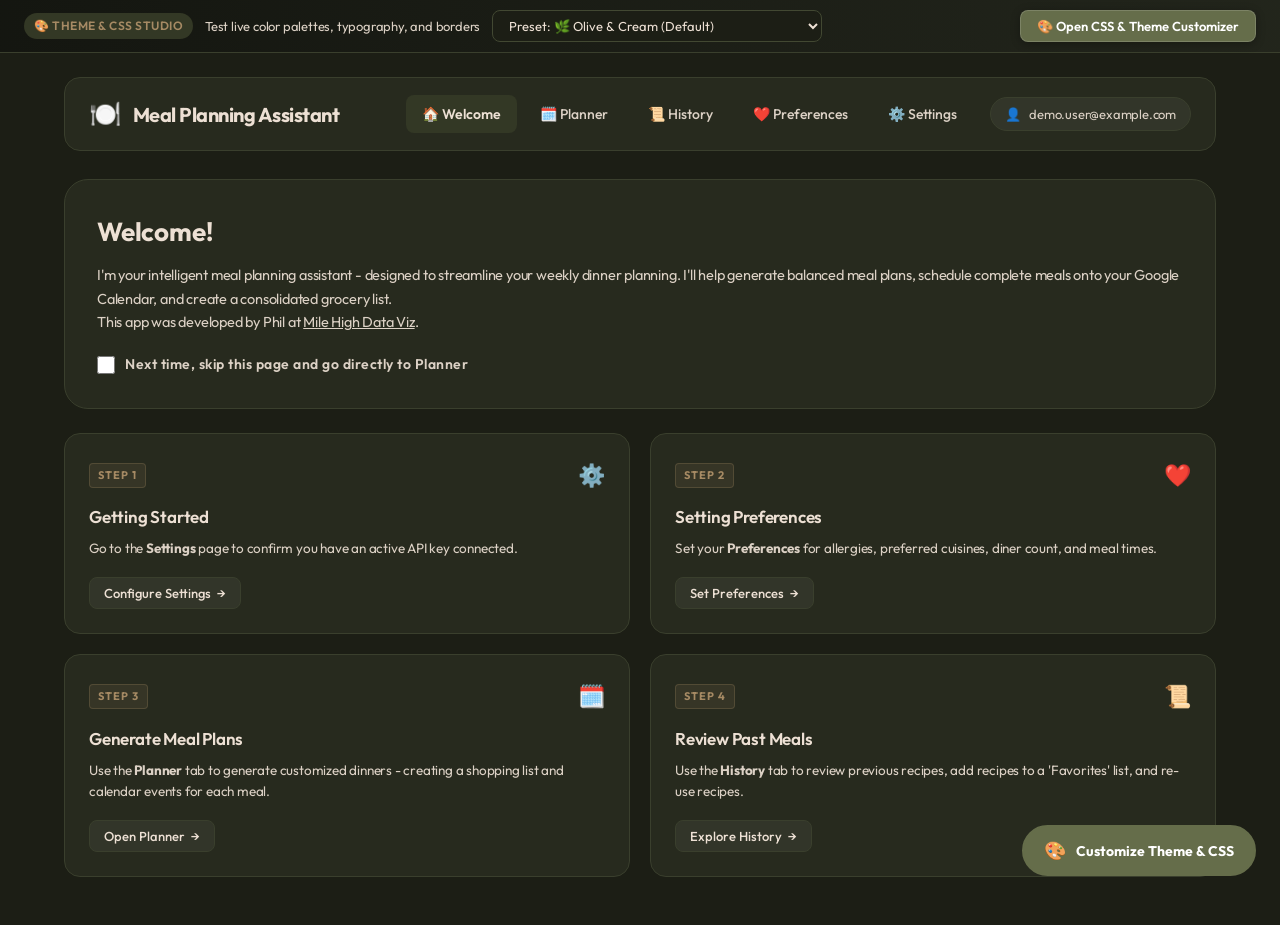
<file: static/palette_tester.html>
<!DOCTYPE html>
<html lang="en">

<head>
  <meta charset="UTF-8">
  <meta name="viewport" content="width=device-width, initial-scale=1.0, maximum-scale=5.0">
  <title>Meal Planning Assistant - Design & Color Palette Studio</title>
  <link rel="icon"
    href="data:image/svg+xml,%3Csvg xmlns=%22http://www.w3.org/2000/svg%22 viewBox=%220 0 100 100%22%3E%3Ctext y=%22.9em%22 font-size=%2290%22%3E🎨%3C/text%3E%3C/svg%3E">
  <link rel="preconnect" href="https://fonts.googleapis.com">
  <link rel="preconnect" href="https://fonts.gstatic.com" crossorigin>
  <link href="https://fonts.googleapis.com/css2?family=DM+Sans:wght@400;500;600;700&family=Inter:wght@300;400;500;600;700&family=Outfit:wght@300;400;500;600;700&family=Playfair+Display:wght@600;700&family=Plus+Jakarta+Sans:wght@400;500;600;700&family=Poppins:wght@400;500;600;700&family=Space+Grotesk:wght@400;500;600;700&display=swap" rel="stylesheet">

  <style id="dynamic-theme-styles">
    :root {
      /* Colors */
      --bg-primary: #1c1e15;
      --bg-secondary: #272a1e;
      --bg-card: rgba(39, 42, 30, 0.78);
      --border-card: rgba(237, 224, 212, 0.12);
      --border-card-hover: rgba(101, 109, 74, 0.55);

      --text-primary: #ede0d4;
      --text-secondary: #dcd1c5;
      --text-muted: #8e957e;

      --accent-primary: #656d4a;
      --accent-primary-hover: #4f5539;
      --accent-secondary: #A68A64;
      --accent-secondary-hover: #7F5539;

      --error: #cf5c5c;
      --success: #529962;
      --warning: #e09f3e;

      --input-bg: rgba(28, 30, 21, 0.7);
      --input-border: rgba(255, 255, 255, 0.14);
      --tag-bg: rgba(101, 109, 74, 0.18);
      --tag-border: rgba(101, 109, 74, 0.35);

      /* Typography */
      --font-sans: 'Outfit', sans-serif;
      --font-heading: 'Outfit', sans-serif;
      --font-size-base: 15px;
      --line-height-base: 1.55;
      --letter-spacing-base: -0.2px;

      /* Shape & Radius */
      --radius-sm: 8px;
      --radius-md: 16px;
      --radius-lg: 24px;
      --border-width: 1px;
      --glass-blur: 16px;

      /* Elevation */
      --shadow-sm: 0 2px 8px rgba(0, 0, 0, 0.3);
      --shadow-md: 0 8px 24px rgba(0, 0, 0, 0.4);
      --shadow-lg: 0 16px 40px rgba(0, 0, 0, 0.55);

      --transition: all 0.25s cubic-bezier(0.4, 0, 0.2, 1);
    }
  </style>

  <style>
    * {
      box-sizing: border-box;
      margin: 0;
      padding: 0;
    }

    body {
      font-family: var(--font-sans);
      font-size: var(--font-size-base);
      background-color: var(--bg-primary);
      color: var(--text-primary);
      line-height: var(--line-height-base);
      letter-spacing: var(--letter-spacing-base);
      min-height: 100vh;
      display: flex;
      flex-direction: column;
      overflow-x: hidden;
      transition: background-color 0.3s ease, color 0.3s ease;
    }

    h1, h2, h3, h4, .panel-title, .welcome-title {
      font-family: var(--font-heading);
    }

    /* Top Studio Navigation Bar */
    .studio-bar {
      background: linear-gradient(90deg, rgba(20, 22, 16, 0.95), rgba(35, 38, 28, 0.95));
      border-bottom: 1px solid var(--border-card);
      padding: 10px 24px;
      display: flex;
      align-items: center;
      justify-content: space-between;
      gap: 16px;
      position: sticky;
      top: 0;
      z-index: 900;
      backdrop-filter: blur(12px);
      box-shadow: var(--shadow-sm);
    }

    .studio-bar-left {
      display: flex;
      align-items: center;
      gap: 12px;
      flex-wrap: wrap;
    }

    .studio-badge {
      display: inline-flex;
      align-items: center;
      gap: 6px;
      background: var(--tag-bg);
      border: 1px solid var(--tag-border);
      color: var(--accent-secondary);
      padding: 4px 10px;
      border-radius: 20px;
      font-size: 12px;
      font-weight: 600;
      letter-spacing: 0.5px;
      text-transform: uppercase;
    }

    .studio-preset-select {
      background: var(--input-bg);
      border: 1px solid var(--input-border);
      color: var(--text-primary);
      padding: 6px 12px;
      border-radius: var(--radius-sm);
      font-family: var(--font-sans);
      font-size: 13px;
      cursor: pointer;
      outline: none;
    }

    .studio-preset-select:focus {
      border-color: var(--accent-primary);
    }

    .studio-btn-open {
      background: var(--accent-primary);
      color: #ffffff;
      border: 1px solid rgba(255, 255, 255, 0.15);
      padding: 7px 16px;
      border-radius: var(--radius-sm);
      font-family: var(--font-sans);
      font-size: 13px;
      font-weight: 600;
      cursor: pointer;
      display: inline-flex;
      align-items: center;
      gap: 8px;
      transition: var(--transition);
      box-shadow: 0 2px 10px rgba(0, 0, 0, 0.3);
      animation: studio-pulse 3s infinite;
    }

    @keyframes studio-pulse {
      0%, 100% { box-shadow: 0 2px 10px rgba(0, 0, 0, 0.3); }
      50% { box-shadow: 0 0 16px var(--accent-primary); }
    }

    .studio-btn-open:hover {
      background: var(--accent-primary-hover);
      transform: translateY(-1px);
    }

    /* App Container */
    .app-container {
      max-width: 1200px;
      width: 100%;
      margin: 0 auto;
      padding: 24px;
      flex-grow: 1;
      display: flex;
      flex-direction: column;
    }

    /* Header & Navigation */
    header {
      display: flex;
      justify-content: space-between;
      align-items: center;
      margin-bottom: 28px;
      padding: 16px 24px;
      background: var(--bg-card);
      backdrop-filter: blur(var(--glass-blur));
      -webkit-backdrop-filter: blur(var(--glass-blur));
      border: var(--border-width) solid var(--border-card);
      border-radius: var(--radius-md);
      box-shadow: var(--shadow-sm);
      transition: var(--transition);
    }

    .brand {
      display: flex;
      align-items: center;
      gap: 12px;
      cursor: pointer;
      user-select: none;
      padding: 6px 10px;
      margin: -6px -10px;
      border-radius: var(--radius-sm);
      transition: var(--transition);
    }

    .brand:hover {
      background: rgba(255, 255, 255, 0.05);
    }

    .brand:hover h1 {
      color: var(--accent-secondary);
    }

    .brand-icon {
      font-size: 26px;
      color: var(--accent-primary);
    }

    h1 {
      font-size: 20px;
      font-weight: 700;
      letter-spacing: -0.5px;
      color: var(--text-primary);
      transition: color 0.2s ease;
    }

    .header-right-tools {
      display: flex;
      align-items: center;
      gap: 16px;
    }

    nav {
      display: flex;
      gap: 6px;
    }

    .nav-tab {
      background: transparent;
      border: 1px solid transparent;
      color: var(--text-secondary);
      padding: 9px 16px;
      font-size: 14px;
      font-weight: 500;
      cursor: pointer;
      border-radius: var(--radius-sm);
      transition: var(--transition);
      display: flex;
      align-items: center;
      gap: 8px;
      font-family: var(--font-sans);
    }

    .nav-tab:hover {
      background: rgba(255, 255, 255, 0.06);
      color: var(--text-primary);
    }

    .nav-tab.active {
      background: var(--tag-bg);
      color: var(--text-primary);
      border: 1px solid var(--tag-border);
      font-weight: 600;
    }

    .user-badge {
      display: flex;
      align-items: center;
      gap: 8px;
      background: rgba(255, 255, 255, 0.05);
      border: var(--border-width) solid var(--border-card);
      padding: 6px 14px;
      border-radius: 20px;
      font-size: 13px;
      color: var(--text-secondary);
    }

    /* Views */
    main {
      flex-grow: 1;
      position: relative;
    }

    .view {
      display: none;
      animation: fadeIn 0.3s ease-out forwards;
    }

    .view.active {
      display: block;
    }

    @keyframes fadeIn {
      from { opacity: 0; transform: translateY(6px); }
      to { opacity: 1; transform: translateY(0); }
    }

    /* Panels & Glass Cards */
    .panel {
      background: var(--bg-card);
      backdrop-filter: blur(var(--glass-blur));
      -webkit-backdrop-filter: blur(var(--glass-blur));
      border: var(--border-width) solid var(--border-card);
      border-radius: var(--radius-lg);
      padding: 28px;
      box-shadow: var(--shadow-md);
      margin-bottom: 24px;
      transition: var(--transition);
    }

    .panel-title {
      font-size: 19px;
      font-weight: 600;
      margin-bottom: 20px;
      display: flex;
      align-items: center;
      gap: 10px;
      border-bottom: var(--border-width) solid var(--border-card);
      padding-bottom: 12px;
      color: var(--text-primary);
    }

    /* Welcome Hero View */
    .welcome-hero {
      padding: 32px;
      margin-bottom: 24px;
    }

    .welcome-title {
      font-size: 26px;
      font-weight: 700;
      color: var(--text-primary);
      margin-bottom: 10px;
    }

    .welcome-lead {
      font-size: 14.5px;
      color: var(--text-secondary);
      line-height: 1.65;
    }

    .welcome-lead a {
      color: var(--text-secondary);
      text-decoration: underline;
    }

    .welcome-grid {
      display: grid;
      grid-template-columns: repeat(2, 1fr);
      gap: 20px;
      margin-bottom: 24px;
    }

    @media (max-width: 768px) {
      .welcome-grid { grid-template-columns: 1fr; }
      header { flex-direction: column; gap: 16px; align-items: stretch; }
      .header-right-tools { flex-direction: column; align-items: stretch; }
      nav { overflow-x: auto; padding-bottom: 4px; }
    }

    .welcome-card {
      background: var(--bg-card);
      border: var(--border-width) solid var(--border-card);
      border-radius: var(--radius-md);
      padding: 24px;
      display: flex;
      flex-direction: column;
      cursor: pointer;
      transition: var(--transition);
      user-select: none;
    }

    .welcome-card:hover {
      border-color: var(--border-card-hover);
      transform: translateY(-3px);
      box-shadow: var(--shadow-md);
      background: var(--bg-secondary);
    }

    .welcome-card-header {
      display: flex;
      justify-content: space-between;
      align-items: center;
      margin-bottom: 12px;
    }

    .welcome-step-num {
      font-size: 11px;
      font-weight: 700;
      text-transform: uppercase;
      letter-spacing: 1px;
      color: var(--accent-secondary);
      background: rgba(166, 138, 100, 0.12);
      padding: 3px 8px;
      border-radius: 4px;
      border: 1px solid rgba(166, 138, 100, 0.25);
    }

    .welcome-card-icon {
      font-size: 22px;
    }

    .welcome-card-title {
      font-size: 17px;
      font-weight: 600;
      color: var(--text-primary);
      margin-bottom: 8px;
    }

    .welcome-card-desc {
      font-size: 13.5px;
      color: var(--text-secondary);
      line-height: 1.55;
      flex-grow: 1;
      margin-bottom: 18px;
    }

    .welcome-card-btn {
      align-self: flex-start;
      display: inline-flex;
      align-items: center;
      gap: 6px;
      background: rgba(255, 255, 255, 0.05);
      border: var(--border-width) solid var(--border-card);
      color: var(--text-primary);
      padding: 7px 14px;
      border-radius: var(--radius-sm);
      font-family: var(--font-sans);
      font-size: 13px;
      font-weight: 500;
      cursor: pointer;
      transition: var(--transition);
    }

    .welcome-card:hover .welcome-card-btn {
      background: var(--tag-bg);
      border-color: var(--tag-border);
      color: var(--text-primary);
    }

    /* Form Controls */
    .form-group {
      margin-bottom: 20px;
    }

    label {
      display: block;
      font-size: 13px;
      font-weight: 600;
      text-transform: uppercase;
      letter-spacing: 0.5px;
      margin-bottom: 6px;
      color: var(--text-secondary);
    }

    .input-desc {
      font-size: 12.5px;
      color: var(--text-muted);
      margin-bottom: 8px;
    }

    input[type="text"],
    input[type="number"],
    textarea {
      width: 100%;
      background: var(--input-bg);
      border: var(--border-width) solid var(--input-border);
      border-radius: var(--radius-sm);
      padding: 10px 14px;
      font-family: var(--font-sans);
      color: var(--text-primary);
      font-size: 14px;
      transition: var(--transition);
    }

    input[type="text"]:focus,
    input[type="number"]:focus,
    textarea:focus {
      outline: none;
      border-color: var(--accent-primary);
      box-shadow: 0 0 0 3px rgba(101, 109, 74, 0.25);
    }

    textarea {
      resize: vertical;
      min-height: 70px;
    }

    /* Buttons */
    .btn {
      background: var(--accent-primary);
      border: var(--border-width) solid var(--input-border);
      color: #ffffff;
      padding: 10px 20px;
      font-size: 14px;
      font-weight: 600;
      border-radius: var(--radius-sm);
      cursor: pointer;
      transition: var(--transition);
      display: inline-flex;
      align-items: center;
      justify-content: center;
      gap: 8px;
      box-shadow: var(--shadow-sm);
      font-family: var(--font-sans);
    }

    .btn:hover {
      background: var(--accent-primary-hover);
      border-color: var(--border-card-hover);
      transform: translateY(-2px);
      box-shadow: var(--shadow-md);
    }

    .btn:active {
      transform: translateY(0);
    }

    .btn-secondary {
      background: transparent;
      border: var(--border-width) solid var(--input-border);
      color: var(--text-secondary);
      box-shadow: none;
    }

    .btn-secondary:hover {
      background: rgba(255, 255, 255, 0.06);
      color: var(--text-primary);
      border-color: var(--border-card-hover);
      transform: translateY(-2px);
    }

    .btn-gold {
      background: var(--accent-secondary);
      color: #ffffff;
    }

    .btn-gold:hover {
      background: var(--accent-secondary-hover);
    }

    .btn-danger {
      background: var(--error);
      color: #ffffff;
    }

    .btn-danger:hover {
      background: #b54747;
    }

    .btn-sm {
      padding: 6px 12px;
      font-size: 12.5px;
    }

    /* Quick Preset Chips */
    .planner-chips-grid {
      display: flex;
      flex-wrap: wrap;
      gap: 8px;
      margin-bottom: 20px;
    }

    .filter-chip {
      background: rgba(255, 255, 255, 0.04);
      border: var(--border-width) solid var(--input-border);
      color: var(--text-secondary);
      padding: 7px 14px;
      border-radius: 20px;
      font-size: 13px;
      font-family: var(--font-sans);
      cursor: pointer;
      display: inline-flex;
      align-items: center;
      gap: 6px;
      transition: var(--transition);
    }

    .filter-chip:hover {
      background: rgba(255, 255, 255, 0.08);
      color: var(--text-primary);
    }

    .filter-chip.active {
      background: var(--tag-bg);
      border-color: var(--tag-border);
      color: var(--text-primary);
      font-weight: 500;
    }

    /* Meal / Recipe Cards */
    .meal-cards-grid {
      display: grid;
      grid-template-columns: repeat(auto-fit, minmax(320px, 1fr));
      gap: 20px;
      margin-top: 20px;
    }

    .meal-card {
      background: var(--bg-card);
      border: var(--border-width) solid var(--border-card);
      border-radius: var(--radius-md);
      overflow: hidden;
      display: flex;
      flex-direction: column;
      box-shadow: var(--shadow-sm);
      transition: var(--transition);
    }

    .meal-card:hover {
      border-color: var(--border-card-hover);
      box-shadow: var(--shadow-md);
      transform: translateY(-2px);
    }

    .meal-card-header {
      padding: 16px 20px;
      background: rgba(255, 255, 255, 0.02);
      border-bottom: var(--border-width) solid var(--border-card);
      display: flex;
      justify-content: space-between;
      align-items: flex-start;
      gap: 12px;
    }

    .meal-card-day {
      font-size: 11px;
      font-weight: 700;
      text-transform: uppercase;
      letter-spacing: 0.8px;
      color: var(--accent-secondary);
      margin-bottom: 4px;
    }

    .meal-card-title {
      font-size: 17px;
      font-weight: 600;
      color: var(--text-primary);
      line-height: 1.3;
    }

    .meal-card-body {
      padding: 18px 20px;
      flex-grow: 1;
      display: flex;
      flex-direction: column;
      gap: 14px;
    }

    .meal-meta-row {
      display: flex;
      flex-wrap: wrap;
      gap: 8px;
      font-size: 12.5px;
      color: var(--text-muted);
    }

    .meal-tag {
      background: var(--tag-bg);
      border: var(--border-width) solid var(--tag-border);
      color: var(--text-primary);
      padding: 2px 8px;
      border-radius: 4px;
      font-size: 11.5px;
      font-weight: 500;
    }

    .meal-card-section-title {
      font-size: 12px;
      font-weight: 600;
      text-transform: uppercase;
      letter-spacing: 0.5px;
      color: var(--text-muted);
      margin-bottom: 6px;
    }

    .meal-ingredients-list {
      list-style: none;
      display: flex;
      flex-direction: column;
      gap: 4px;
      font-size: 13px;
      color: var(--text-secondary);
    }

    .meal-ingredients-list li::before {
      content: "• ";
      color: var(--accent-secondary);
    }

    .meal-card-footer {
      padding: 12px 20px;
      background: rgba(0, 0, 0, 0.15);
      border-top: var(--border-width) solid var(--border-card);
      display: flex;
      justify-content: space-between;
      align-items: center;
    }

    .rating-stars {
      color: var(--accent-secondary);
      font-size: 15px;
      cursor: pointer;
    }

    /* History & Favorites Views */
    .history-subnav {
      display: flex;
      gap: 8px;
      margin-bottom: 20px;
    }

    .history-subtab {
      background: rgba(255, 255, 255, 0.04);
      border: var(--border-width) solid var(--input-border);
      color: var(--text-secondary);
      padding: 8px 16px;
      border-radius: var(--radius-sm);
      font-family: var(--font-sans);
      font-size: 13.5px;
      cursor: pointer;
      display: inline-flex;
      align-items: center;
      gap: 8px;
      transition: var(--transition);
    }

    .history-subtab.active {
      background: var(--tag-bg);
      border-color: var(--tag-border);
      color: var(--text-primary);
      font-weight: 600;
    }

    .subtab-badge {
      background: rgba(0, 0, 0, 0.25);
      padding: 1px 7px;
      border-radius: 10px;
      font-size: 11px;
    }

    .reuse-banner {
      background: linear-gradient(90deg, rgba(166, 138, 100, 0.15), rgba(101, 109, 74, 0.15));
      border: var(--border-width) solid var(--accent-secondary);
      border-radius: var(--radius-sm);
      padding: 12px 18px;
      display: flex;
      justify-content: space-between;
      align-items: center;
      margin-bottom: 20px;
    }

    /* Status Badges */
    .status-badge {
      display: inline-flex;
      align-items: center;
      gap: 6px;
      padding: 4px 10px;
      border-radius: 20px;
      font-size: 12px;
      font-weight: 600;
    }

    .status-badge.success {
      background: rgba(82, 153, 98, 0.18);
      border: 1px solid rgba(82, 153, 98, 0.35);
      color: var(--success);
    }

    .status-badge.error {
      background: rgba(207, 92, 92, 0.18);
      border: 1px solid rgba(207, 92, 92, 0.35);
      color: var(--error);
    }

    .status-badge.warning {
      background: rgba(224, 159, 62, 0.18);
      border: 1px solid rgba(224, 159, 62, 0.35);
      color: var(--warning);
    }

    /* ==========================================================================
       DESIGN & PALETTE STUDIO MODAL
       ========================================================================== */
    .palette-modal-backdrop {
      position: fixed;
      inset: 0;
      background: rgba(0, 0, 0, 0.75);
      backdrop-filter: blur(8px);
      z-index: 1000;
      display: none;
      align-items: center;
      justify-content: center;
      padding: 20px;
      animation: fadeIn 0.2s ease-out forwards;
    }

    .palette-modal-backdrop.open {
      display: flex;
    }

    .palette-modal-dialog {
      background: var(--bg-secondary);
      border: 1px solid var(--border-card-hover);
      border-radius: var(--radius-lg);
      max-width: 980px;
      width: 100%;
      max-height: 92vh;
      display: flex;
      flex-direction: column;
      box-shadow: var(--shadow-lg);
      overflow: hidden;
      animation: modalScale 0.25s cubic-bezier(0.4, 0, 0.2, 1) forwards;
    }

    @keyframes modalScale {
      from { transform: scale(0.95); opacity: 0; }
      to { transform: scale(1); opacity: 1; }
    }

    .palette-modal-header {
      padding: 18px 24px;
      background: var(--bg-primary);
      border-bottom: 1px solid var(--border-card);
      display: flex;
      justify-content: space-between;
      align-items: center;
      gap: 16px;
    }

    .palette-modal-title {
      font-size: 20px;
      font-weight: 700;
      color: var(--text-primary);
      display: flex;
      align-items: center;
      gap: 10px;
    }

    .palette-modal-close {
      background: transparent;
      border: none;
      color: var(--text-muted);
      font-size: 22px;
      cursor: pointer;
      padding: 4px 8px;
      border-radius: var(--radius-sm);
      transition: var(--transition);
      line-height: 1;
    }

    .palette-modal-close:hover {
      color: var(--text-primary);
      background: rgba(255, 255, 255, 0.1);
    }

    /* Modal Tabs (Colors / Typography / Borders / Presets) */
    .studio-modal-tabs {
      display: flex;
      background: var(--bg-primary);
      border-bottom: 1px solid var(--border-card);
      padding: 0 24px;
      gap: 8px;
    }

    .studio-modal-tab {
      background: transparent;
      border: none;
      border-bottom: 2px solid transparent;
      color: var(--text-secondary);
      padding: 12px 16px;
      font-family: var(--font-sans);
      font-size: 13.5px;
      font-weight: 600;
      cursor: pointer;
      transition: var(--transition);
      display: flex;
      align-items: center;
      gap: 6px;
    }

    .studio-modal-tab:hover {
      color: var(--text-primary);
    }

    .studio-modal-tab.active {
      color: var(--accent-secondary);
      border-bottom-color: var(--accent-secondary);
    }

    .palette-modal-body {
      padding: 24px;
      overflow-y: auto;
      flex-grow: 1;
      display: flex;
      flex-direction: column;
      gap: 20px;
    }

    .studio-tab-content {
      display: none;
      flex-direction: column;
      gap: 20px;
    }

    .studio-tab-content.active {
      display: flex;
    }

    .palette-presets-bar {
      background: var(--bg-card);
      border: 1px solid var(--border-card);
      border-radius: var(--radius-md);
      padding: 16px;
      display: flex;
      flex-wrap: wrap;
      align-items: center;
      justify-content: space-between;
      gap: 12px;
    }

    .palette-section {
      background: var(--bg-card);
      border: 1px solid var(--border-card);
      border-radius: var(--radius-md);
      padding: 18px 20px;
    }

    .palette-section-title {
      font-size: 13.5px;
      font-weight: 700;
      text-transform: uppercase;
      letter-spacing: 0.8px;
      color: var(--accent-secondary);
      margin-bottom: 14px;
      display: flex;
      align-items: center;
      gap: 8px;
    }

    .color-rows-grid {
      display: grid;
      grid-template-columns: repeat(auto-fit, minmax(280px, 1fr));
      gap: 12px;
    }

    .color-picker-item {
      background: rgba(0, 0, 0, 0.2);
      border: 1px solid var(--input-border);
      border-radius: var(--radius-sm);
      padding: 10px 14px;
      display: flex;
      align-items: center;
      justify-content: space-between;
      gap: 12px;
      transition: var(--transition);
    }

    .color-picker-item:hover {
      border-color: var(--border-card-hover);
      background: rgba(0, 0, 0, 0.3);
    }

    .color-info {
      display: flex;
      flex-direction: column;
      gap: 2px;
      flex-grow: 1;
    }

    .color-name {
      font-size: 13px;
      font-weight: 600;
      color: var(--text-primary);
    }

    .color-desc {
      font-size: 11.5px;
      color: var(--text-muted);
    }

    .color-var-token {
      font-family: monospace;
      font-size: 11px;
      color: var(--accent-secondary);
      opacity: 0.85;
    }

    .color-input-controls {
      display: flex;
      align-items: center;
      gap: 8px;
      flex-shrink: 0;
    }

    .color-swatch-picker {
      -webkit-appearance: none;
      -moz-appearance: none;
      appearance: none;
      width: 36px;
      height: 36px;
      background: transparent;
      border: 2px solid rgba(255, 255, 255, 0.2);
      border-radius: 8px;
      cursor: pointer;
      padding: 0;
      overflow: hidden;
    }

    .color-swatch-picker::-webkit-color-swatch-wrapper {
      padding: 0;
    }

    .color-swatch-picker::-webkit-color-swatch {
      border: none;
      border-radius: 6px;
    }

    .hex-text-input {
      width: 88px !important;
      font-family: monospace !important;
      font-size: 13px !important;
      padding: 6px 8px !important;
      text-transform: uppercase;
      text-align: center;
    }

    /* Style Controls (Sliders, Radios, Selects) */
    .style-control-row {
      display: grid;
      grid-template-columns: 200px 1fr 100px;
      align-items: center;
      gap: 16px;
      background: rgba(0, 0, 0, 0.2);
      border: 1px solid var(--input-border);
      border-radius: var(--radius-sm);
      padding: 12px 16px;
      margin-bottom: 10px;
    }

    @media (max-width: 600px) {
      .style-control-row { grid-template-columns: 1fr; gap: 8px; }
    }

    .style-control-label {
      font-size: 13px;
      font-weight: 600;
      color: var(--text-primary);
    }

    .style-control-desc {
      font-size: 11px;
      color: var(--text-muted);
    }

    .style-slider {
      width: 100%;
      accent-color: var(--accent-primary);
      cursor: pointer;
    }

    .style-val-badge {
      font-family: monospace;
      font-size: 12px;
      background: var(--tag-bg);
      border: 1px solid var(--tag-border);
      color: var(--accent-secondary);
      padding: 3px 8px;
      border-radius: 4px;
      text-align: center;
    }

    .palette-modal-footer {
      padding: 16px 24px;
      background: var(--bg-primary);
      border-top: 1px solid var(--border-card);
      display: flex;
      justify-content: space-between;
      align-items: center;
      flex-wrap: wrap;
      gap: 12px;
    }

    /* Floating Studio Quick Trigger Button */
    .floating-studio-btn {
      position: fixed;
      bottom: 24px;
      right: 24px;
      z-index: 850;
      background: var(--accent-primary);
      border: 2px solid var(--border-card-hover);
      color: #ffffff;
      padding: 12px 20px;
      border-radius: 30px;
      font-family: var(--font-sans);
      font-size: 14px;
      font-weight: 700;
      cursor: pointer;
      display: flex;
      align-items: center;
      gap: 10px;
      box-shadow: var(--shadow-lg);
      transition: var(--transition);
    }

    .floating-studio-btn:hover {
      background: var(--accent-primary-hover);
      transform: translateY(-3px) scale(1.02);
      box-shadow: 0 12px 28px rgba(0, 0, 0, 0.6);
    }

    /* Toast Notification */
    .toast {
      position: fixed;
      bottom: 24px;
      left: 50%;
      transform: translateX(-50%) translateY(100px);
      background: var(--bg-secondary);
      border: 1px solid var(--accent-secondary);
      color: var(--text-primary);
      padding: 12px 24px;
      border-radius: var(--radius-sm);
      box-shadow: var(--shadow-lg);
      z-index: 2000;
      opacity: 0;
      transition: all 0.3s cubic-bezier(0.4, 0, 0.2, 1);
      font-size: 14px;
      font-weight: 500;
      display: flex;
      align-items: center;
      gap: 10px;
      pointer-events: none;
    }

    .toast.show {
      transform: translateX(-50%) translateY(0);
      opacity: 1;
    }
  </style>
</head>

<body>

  <!-- Top Studio Navigation Bar -->
  <div class="studio-bar">
    <div class="studio-bar-left">
      <span class="studio-badge">🎨 Theme & CSS Studio</span>
      <span style="font-size: 13px; color: var(--text-secondary);">Test live color palettes, typography, and borders</span>
      <select class="studio-preset-select" id="quick-preset-select" onchange="handlePresetSelect(this.value)">
        <option value="olive-cream">Preset: 🌿 Olive & Cream (Default)</option>
        <option value="summer-fields">Preset: 🌾 Summer Fields</option>
        <option value="earth-olive-sand">Preset: 🌿 Earth Tone: Olive & Sandstone</option>
        <option value="earth-terracotta-linen">Preset: 🏺 Earth Tone: Terracotta & Linen</option>
        <option value="earth-taupe-sage">Preset: 🪵 Earth Tone: Weathered Taupe & Sage</option>
        <option value="earth-ochre-meadow">Preset: 🌾 Earth Tone: Golden Ochre & Meadow</option>
        <option value="earth-forest-clay">Preset: 🌲 Earth Tone: Mineral Forest & Clay</option>
        <option value="cozy-cabin">Preset: 🪵 Cozy Cabin</option>
        <option value="mint-chocolate">Preset: 🍫 Mint Chocolate</option>
        <option value="midnight-slate">Preset: 🌌 Midnight Cyber Slate</option>
        <option value="terracotta-espresso">Preset: 🏺 Warm Terracotta & Espresso</option>
        <option value="emerald-pine">Preset: 🌲 Deep Emerald & Mint</option>
        <option value="nordic-rose">Preset: 🌸 Nordic Charcoal & Rose</option>
        <option value="clean-light">Preset: ☀️ Clean Studio Light</option>
        <option value="amethyst-gold">Preset: 👑 Royal Plum & Gold</option>
      </select>
    </div>
    <div>
      <button class="studio-btn-open" onclick="openPaletteModal()">
        <span>🎨 Open CSS & Theme Customizer</span>
      </button>
    </div>
  </div>

  <div class="app-container">

    <!-- Header & Tabs -->
    <header>
      <div class="brand" onclick="switchView('welcome')" role="button" tabindex="0" title="Return to Welcome">
        <span class="brand-icon">🍽️</span>
        <h1>Meal Planning Assistant</h1>
      </div>
      <div class="header-right-tools">
        <nav class="nav-desktop">
          <button class="nav-tab active" data-view="welcome" onclick="switchView('welcome')">🏠 Welcome</button>
          <button class="nav-tab" data-view="planner" onclick="switchView('planner')">🗓️ Planner</button>
          <button class="nav-tab" data-view="history" onclick="switchView('history')">📜 History</button>
          <button class="nav-tab" data-view="preferences" onclick="switchView('preferences')">❤️ Preferences</button>
          <button class="nav-tab" data-view="settings" onclick="switchView('settings')">⚙️ Settings</button>
        </nav>
        <div class="user-badge" title="Demo Preview User">
          <span>👤</span>
          <span>demo.user@example.com</span>
        </div>
      </div>
    </header>

    <!-- Main Content Area with Views -->
    <main>

      <!-- =====================================================================
           TAB 1: WELCOME (Matches live deployment)
           ===================================================================== -->
      <div class="view active" id="welcome-view">
        <div class="panel welcome-hero">
          <h2 class="welcome-title">Welcome!</h2>
          <p class="welcome-lead">
            I'm your intelligent meal planning assistant - designed to streamline your weekly dinner planning. I'll
            help generate balanced meal plans, schedule complete meals onto your Google Calendar, and create a
            consolidated grocery list.<br>
            This app was developed by Phil at <a href="https://milehighdataviz.com" target="_blank">Mile High Data Viz</a>.
          </p>
          <div style="margin-top: 20px; display: flex; align-items: center; gap: 10px;">
            <input type="checkbox" id="skip-welcome-checkbox" style="width: 18px; height: 18px; accent-color: var(--accent-primary);">
            <label for="skip-welcome-checkbox" style="margin-bottom: 0; text-transform: none; font-size: 14px; cursor: pointer;">
              Next time, skip this page and go directly to Planner
            </label>
          </div>
        </div>

        <div class="welcome-grid">
          <!-- Step 1 -->
          <div class="welcome-card" onclick="switchView('settings')">
            <div class="welcome-card-header">
              <span class="welcome-step-num">Step 1</span>
              <span class="welcome-card-icon">⚙️</span>
            </div>
            <h3 class="welcome-card-title">Getting Started</h3>
            <p class="welcome-card-desc">
              Go to the <strong>Settings</strong> page to confirm you have an active API key connected.
            </p>
            <button class="welcome-card-btn" type="button">Configure Settings <span>→</span></button>
          </div>

          <!-- Step 2 -->
          <div class="welcome-card" onclick="switchView('preferences')">
            <div class="welcome-card-header">
              <span class="welcome-step-num">Step 2</span>
              <span class="welcome-card-icon">❤️</span>
            </div>
            <h3 class="welcome-card-title">Setting Preferences</h3>
            <p class="welcome-card-desc">
              Set your <strong>Preferences</strong> for allergies, preferred cuisines, diner count, and meal times.
            </p>
            <button class="welcome-card-btn" type="button">Set Preferences <span>→</span></button>
          </div>

          <!-- Step 3 -->
          <div class="welcome-card" onclick="switchView('planner')">
            <div class="welcome-card-header">
              <span class="welcome-step-num">Step 3</span>
              <span class="welcome-card-icon">🗓️</span>
            </div>
            <h3 class="welcome-card-title">Generate Meal Plans</h3>
            <p class="welcome-card-desc">
              Use the <strong>Planner</strong> tab to generate customized dinners - creating a shopping list and
              calendar events for each meal.
            </p>
            <button class="welcome-card-btn" type="button">Open Planner <span>→</span></button>
          </div>

          <!-- Step 4 -->
          <div class="welcome-card" onclick="switchView('history')">
            <div class="welcome-card-header">
              <span class="welcome-step-num">Step 4</span>
              <span class="welcome-card-icon">📜</span>
            </div>
            <h3 class="welcome-card-title">Review Past Meals</h3>
            <p class="welcome-card-desc">
              Use the <strong>History</strong> tab to review previous recipes, add recipes to a 'Favorites' list, and
              re-use recipes.
            </p>
            <button class="welcome-card-btn" type="button">Explore History <span>→</span></button>
          </div>
        </div>
      </div>

      <!-- =====================================================================
           TAB 2: PLANNER (Matches live deployment)
           ===================================================================== -->
      <div class="view" id="planner-view">
        <div class="panel">
          <div class="form-group">
            <label for="plan-preferences-input">Preferences for this week's plan</label>
            <div class="input-desc">Input specific ideas or needs for certain meals this week (e.g. 'I'd like one pizza night that includes margherita pizza')</div>
            <textarea id="plan-preferences-input" rows="2" style="min-height: 70px;" placeholder="e.g., I'd like one pizza night that includes margherita pizza..."></textarea>
          </div>

          <!-- Quick Presets -->
          <div style="margin-bottom: 20px;">
            <label>⚡ Quick Presets</label>
            <div class="input-desc">Select one or more presets. One meal in the meal plan will include the presets (not all meals will have all presets applied).</div>
            <div class="planner-chips-grid">
              <button type="button" class="filter-chip active" onclick="toggleChip(this)">
                <span>⚡</span><span>20-30 Min Quick Meals</span>
              </button>
              <button type="button" class="filter-chip active" onclick="toggleChip(this)">
                <span>🥘</span><span>One-Pot / Sheet Pan</span>
              </button>
              <button type="button" class="filter-chip" onclick="toggleChip(this)">
                <span>👶</span><span>Kid-Friendly / Picky-Safe</span>
              </button>
              <button type="button" class="filter-chip" onclick="toggleChip(this)">
                <span>❄️</span><span>Slow Cooker / Instant Pot</span>
              </button>
              <button type="button" class="filter-chip active" onclick="toggleChip(this)">
                <span>🥦</span><span>High-Veggie / Light</span>
              </button>
              <button type="button" class="filter-chip" onclick="toggleChip(this)">
                <span>🧀</span><span>Comfort Classics</span>
              </button>
            </div>
          </div>

          <div style="display: flex; align-items: center; justify-content: space-between; flex-wrap: wrap; gap: 16px;">
            <div style="display: flex; align-items: center; gap: 12px;">
              <label for="meal-count-input" style="margin-bottom: 0; text-transform: none; font-size: 14px;">Number of dinners to generate:</label>
              <input type="number" id="meal-count-input" min="1" max="14" value="4" style="width: 70px;">
            </div>
            <button class="btn"><i style="font-style: normal; font-size:16px;">✦</i> Generate Dinner Plan</button>
          </div>
        </div>

        <!-- Generated Meal Cards Container -->
        <h3 class="panel-title" style="margin-top: 28px;">
          <span>🗓️ Active Weekly Dinner Plan (3 Dinners)</span>
          <span class="status-badge success">• Ready for Calendar Sync</span>
        </h3>

        <div class="meal-cards-grid">
          <!-- Meal Card 1 -->
          <div class="meal-card">
            <div class="meal-card-header">
              <div>
                <div class="meal-card-day">Meal 1 • Monday</div>
                <h4 class="meal-card-title">Tuscan Garlic Herb Chicken & Roasted Vegetables</h4>
              </div>
              <span class="meal-tag">35 Min</span>
            </div>
            <div class="meal-card-body">
              <div class="meal-meta-row">
                <span class="meal-tag">🍗 High Protein</span>
                <span class="meal-tag">🫒 Mediterranean</span>
                <span class="meal-tag">4 Diners</span>
              </div>
              <div>
                <div class="meal-card-section-title">Key Ingredients</div>
                <ul class="meal-ingredients-list">
                  <li>Chicken Breast (1.5 lbs, sliced)</li>
                  <li>Fresh Broccoli Florets & Carrots</li>
                  <li>Sun-Dried Tomatoes & Minced Garlic</li>
                  <li>Extra Virgin Olive Oil & Italian Herb Rub</li>
                </ul>
              </div>
              <div>
                <div class="meal-card-section-title">Cooking Instructions</div>
                <p style="font-size: 13px; color: var(--text-secondary); line-height: 1.55;">
                  Sear chicken until golden. Toss broccoli and carrots in olive oil and roast at 400°F for 20 minutes until crisp-tender.
                </p>
              </div>
            </div>
            <div class="meal-card-footer">
              <div class="rating-stars">★★★★★</div>
              <div style="display:flex; gap:8px;">
                <button class="btn btn-secondary btn-sm">🔒 Lock</button>
                <button class="btn btn-gold btn-sm">⭐ Favorite</button>
              </div>
            </div>
          </div>

          <!-- Meal Card 2 -->
          <div class="meal-card">
            <div class="meal-card-header">
              <div>
                <div class="meal-card-day">Meal 2 • Wednesday</div>
                <h4 class="meal-card-title">Creamy Sun-Dried Tomato & Spinach Fettuccine</h4>
              </div>
              <span class="meal-tag">25 Min</span>
            </div>
            <div class="meal-card-body">
              <div class="meal-meta-row">
                <span class="meal-tag">🍝 Italian</span>
                <span class="meal-tag">🌱 Vegetarian</span>
                <span class="meal-tag">4 Diners</span>
              </div>
              <div>
                <div class="meal-card-section-title">Key Ingredients</div>
                <ul class="meal-ingredients-list">
                  <li>Fettuccine Pasta (12 oz)</li>
                  <li>Fresh Baby Spinach (4 cups)</li>
                  <li>Heavy Cream & Grated Parmesan</li>
                  <li>Garlic Cloves & Lemon Zest</li>
                </ul>
              </div>
              <div>
                <div class="meal-card-section-title">Cooking Instructions</div>
                <p style="font-size: 13px; color: var(--text-secondary); line-height: 1.55;">
                  Boil pasta al dente. Simmer garlic and sun-dried tomatoes in cream; fold in baby spinach until gently wilted.
                </p>
              </div>
            </div>
            <div class="meal-card-footer">
              <div class="rating-stars">★★★★☆</div>
              <div style="display:flex; gap:8px;">
                <button class="btn btn-secondary btn-sm">🔒 Lock</button>
                <button class="btn btn-gold btn-sm">⭐ Favorite</button>
              </div>
            </div>
          </div>

          <!-- Meal Card 3 -->
          <div class="meal-card">
            <div class="meal-card-header">
              <div>
                <div class="meal-card-day">Meal 3 • Friday</div>
                <h4 class="meal-card-title">Sheet Pan Lemon Dill Salmon with Asparagus</h4>
              </div>
              <span class="meal-tag">30 Min</span>
            </div>
            <div class="meal-card-body">
              <div class="meal-meta-row">
                <span class="meal-tag">🥘 One-Pot</span>
                <span class="meal-tag">🐟 Pescatarian</span>
                <span class="meal-tag">4 Diners</span>
              </div>
              <div>
                <div class="meal-card-section-title">Key Ingredients</div>
                <ul class="meal-ingredients-list">
                  <li>Wild Salmon Fillets (4 portions)</li>
                  <li>Fresh Asparagus Spears (1 bunch)</li>
                  <li>Meyer Lemon Slices & Fresh Dill</li>
                  <li>Garlic Butter Glaze</li>
                </ul>
              </div>
              <div>
                <div class="meal-card-section-title">Cooking Instructions</div>
                <p style="font-size: 13px; color: var(--text-secondary); line-height: 1.55;">
                  Arrange seasoned salmon fillets and asparagus on parchment. Bake at 400°F for 14-16 minutes.
                </p>
              </div>
            </div>
            <div class="meal-card-footer">
              <div class="rating-stars">★★★★★</div>
              <div style="display:flex; gap:8px;">
                <button class="btn btn-secondary btn-sm">🔒 Lock</button>
                <button class="btn btn-gold btn-sm">⭐ Favorite</button>
              </div>
            </div>
          </div>
        </div>

        <!-- Plan Sync Action Bar -->
        <div class="panel" style="margin-top: 24px; display: flex; justify-content: space-between; align-items: center; flex-wrap: wrap; gap: 16px;">
          <div>
            <div style="font-size: 15px; font-weight: 600; color: var(--text-primary);">Google Calendar & Grocery List Export</div>
            <div style="font-size: 13px; color: var(--text-secondary);">Schedules prep events with full recipes & generates grocery checklist.</div>
          </div>
          <div style="display: flex; gap: 12px; flex-wrap: wrap;">
            <button class="btn btn-secondary">🛒 View Grocery List</button>
            <button class="btn">🗓️ Add All to Google Calendar</button>
          </div>
        </div>
      </div>

      <!-- =====================================================================
           TAB 3: HISTORY (Matches live deployment)
           ===================================================================== -->
      <div class="view" id="history-view">
        <div class="panel">
          <div class="panel-title">
            <span>📜 Past Recipes & ⭐ Family Favorites</span>
          </div>
          <p style="font-size: 13px; color: var(--text-secondary); margin-bottom: 20px;">
            Review past recipes, star family favorites, and click <strong>+ Add to Plan</strong> to instantly slot
            staple recipes into your active weekly plan.
          </p>

          <!-- History Sub-Navigation Tabs -->
          <div class="history-subnav">
            <button type="button" class="history-subtab active" onclick="switchHistoryTab('recent', this)">
              <span>📜 Recipe History</span>
              <span class="subtab-badge">14</span>
            </button>
            <button type="button" class="history-subtab" onclick="switchHistoryTab('favorites', this)">
              <span>⭐ Family Favorites</span>
              <span class="subtab-badge">6</span>
            </button>
          </div>

          <!-- Staged Re-use Banner -->
          <div class="reuse-banner">
            <div style="display: flex; align-items: center; gap: 10px;">
              <span style="font-size: 20px;">✨</span>
              <span style="font-size: 13.5px; color: var(--text-primary);"><strong>2 recipes</strong> selected to re-use</span>
            </div>
            <div style="display: flex; gap: 10px;">
              <button class="btn btn-gold btn-sm" onclick="switchView('planner')">🗓️ Open in Planner</button>
              <button class="btn btn-secondary btn-sm">✕ Clear</button>
            </div>
          </div>

          <!-- History Cards -->
          <div class="meal-cards-grid">
            <div class="meal-card">
              <div class="meal-card-header">
                <div>
                  <div class="meal-card-day">Cooked on Oct 14</div>
                  <h4 class="meal-card-title">Classic Beef Bourguignon & Mash</h4>
                </div>
                <span class="meal-tag">⭐ Favorite</span>
              </div>
              <div class="meal-card-body">
                <div class="meal-meta-row">
                  <span class="meal-tag">🥩 French Comfort</span>
                  <span class="meal-tag">4 Diners</span>
                </div>
                <p style="font-size: 13px; color: var(--text-secondary);">
                  Tender beef chuck simmered in red wine with pearl onions, cremini mushrooms, and fresh thyme.
                </p>
              </div>
              <div class="meal-card-footer">
                <div class="rating-stars">★★★★★</div>
                <button class="btn btn-gold btn-sm">+ Add to Plan</button>
              </div>
            </div>

            <div class="meal-card">
              <div class="meal-card-header">
                <div>
                  <div class="meal-card-day">Cooked on Oct 10</div>
                  <h4 class="meal-card-title">Crispy Tofu Peanut Rice Bowls</h4>
                </div>
                <span class="meal-tag">Quick 20m</span>
              </div>
              <div class="meal-card-body">
                <div class="meal-meta-row">
                  <span class="meal-tag">🌱 Vegan</span>
                  <span class="meal-tag">🥜 Thai-Inspired</span>
                </div>
                <p style="font-size: 13px; color: var(--text-secondary);">
                  Crispy pan-fried tofu cubes tossed in homemade spicy peanut sauce with steamed jasmine rice and cucumbers.
                </p>
              </div>
              <div class="meal-card-footer">
                <div class="rating-stars">★★★★☆</div>
                <button class="btn btn-secondary btn-sm">+ Add to Plan</button>
              </div>
            </div>
          </div>
        </div>
      </div>

      <!-- =====================================================================
           TAB 4: PREFERENCES (Matches live deployment)
           ===================================================================== -->
      <div class="view" id="preferences-view">
        <div class="panel">
          <h2 class="panel-title">💖 Dietary & Meal Preferences</h2>
          <p style="font-size: 13px; color: var(--text-secondary); line-height: 1.6; margin-top: -12px; margin-bottom: 20px;">
            Set your household defaults, dietary restrictions, preferred cuisines, diner count, and meal schedule. These
            preferences automatically guide every generated meal plan.
          </p>

          <div class="form-group">
            <label for="pref-allergies">Allergy & Sensitivity Constraints</label>
            <div class="input-desc">Specify any ingredients to strictly avoid due to allergies or sensitivities.</div>
            <textarea id="pref-allergies" placeholder="e.g., No eggs..."></textarea>
          </div>

          <div class="form-group">
            <label for="pref-dietary-preferences">Dietary & Cuisine Preferences</label>
            <div class="input-desc">Specify general dietary choices, preferred cuisines (e.g., Italian, Mexican,
              Mediterranean, Asian-inspired), dietary styles, or specific dislikes.</div>
            <textarea id="pref-dietary-preferences"
              placeholder="e.g., Prefer Mediterranean, Mexican, and Italian cuisines. High protein, lean meats, plenty of vegetables..."></textarea>
          </div>

          <!-- Diner Count, daily prep time, and grocery time row -->
          <div style="display: grid; grid-template-columns: repeat(auto-fit, minmax(200px, 1fr)); gap: 24px; margin-top: 12px;">
            <div class="form-group">
              <label for="pref-diners">Number of Diners (Quantity)</label>
              <div class="input-desc">Number of expected diners for scaling ingredients.</div>
              <input type="number" id="pref-diners" min="1" max="100" value="4" style="width: 100px;">
            </div>

            <div class="form-group">
              <label for="pref-meal-time">Default Daily Prep Time</label>
              <div class="input-desc">Specify default time for meal calendar events (AM/PM).</div>
              <input type="text" id="pref-meal-time" placeholder="e.g., 5:30pm" value="5:30pm" style="width: 150px;">
            </div>

            <div class="form-group">
              <label for="pref-grocery-time">Default Grocery Time</label>
              <div class="input-desc">Specify default time for grocery calendar event (AM/PM).</div>
              <input type="text" id="pref-grocery-time" placeholder="e.g., 10:00am" value="10:00am" style="width: 150px;">
            </div>
          </div>

          <!-- Startup Navigation Preference -->
          <div class="form-group" style="margin-top: 16px;">
            <label for="pref-skip-welcome" style="text-transform: none; font-size: 14px; font-weight: 500; cursor: pointer; display: flex; align-items: center; gap: 10px;">
              <input type="checkbox" id="pref-skip-welcome" style="width: 18px; height: 18px; accent-color: var(--accent-primary);">
              <span>Skip welcome screen on startup (open Planner directly)</span>
            </label>
          </div>

          <div style="margin-top: 24px;">
            <button class="btn">Save Preferences</button>
          </div>
        </div>
      </div>

      <!-- =====================================================================
           TAB 5: SETTINGS (Matches live deployment)
           ===================================================================== -->
      <div class="view" id="settings-view">
        <div class="panel">
          <h2 class="panel-title">🔑 Configuration & API Keys</h2>

          <div class="form-group">
            <div style="display:flex; justify-content:space-between; align-items:center; margin-bottom: 8px;">
              <label style="margin-bottom:0;">Gemini API Key</label>
              <div class="status-badge success">• Active Key Connected</div>
            </div>
            <div class="input-desc">
              Required to run the Gemini AI recipe generation models. The app includes a shared starter key, or you
              can supply your own personal key from Google AI Studio for dedicated rate limits.
            </div>
            <input type="text" value="AIzaSyA8892_SAMPLE_MASKED_KEY_PREVIEW" style="font-family: monospace;">
          </div>

          <div style="display: flex; gap: 12px; margin-top: 24px; flex-wrap: wrap;">
            <button class="btn btn-secondary">✨ Create API Key</button>
            <button class="btn">🔑 Save API Key</button>
            <button class="btn btn-secondary btn-danger">❌ Clear Personal Key</button>
          </div>
        </div>

        <div class="panel">
          <div style="display: flex; justify-content: space-between; align-items: baseline; margin-bottom: 12px; flex-wrap: wrap; gap: 8px;">
            <h3 class="panel-title" style="font-size: 16px; margin: 0;">App Deployment & Information</h3>
            <span style="font-size: 12px; font-weight: 500; color: var(--accent-secondary); background: rgba(212, 163, 115, 0.12); padding: 2px 8px; border-radius: 6px; letter-spacing: 0.3px;">
              App v2026.0.001 &bull; Schema v1
            </span>
          </div>
          <p style="font-size: 13px; color: var(--text-secondary); line-height: 1.6; margin-bottom: 12px;">
            This system runs entirely serverless within your Google Account.
            All recipe details and meal history are saved securely in your Google Drive inside the file
            <strong style="color:var(--accent-secondary);">Automated_Meal_Planner_DB.json</strong>.
          </p>
          <p style="font-size: 13px; color: var(--text-secondary); line-height: 1.6;">
            Upon meal plan approval, the assistant will automatically generate:
          </p>
          <ul style="font-size: 13px; color: var(--text-secondary); line-height: 1.6; margin-left: 20px; margin-top: 6px;">
            <li>Prep & cook events scheduled on your default Google Calendar with complete recipe details, scaled ingredients, and cooking instructions.</li>
            <li>A dedicated <strong>🛒 Groceries</strong> checklist event on your Google Calendar containing your complete grocery list.</li>
          </ul>
        </div>

        <div class="panel">
          <h3 class="panel-title" style="font-size: 16px; margin-bottom: 12px;">Data Privacy & How Your Information Is Handled</h3>
          <p style="font-size: 13px; color: var(--text-secondary); line-height: 1.6;">
            All your personal data—including dietary preferences, allergies, custom recipes, meal history, and approved meal plans—is stored exclusively in your private Google Drive in the <strong style="color:var(--accent-secondary);">Automated_Meal_Planner_DB.json</strong> file. No third-party ad tracking or marketing analytics are used.
          </p>
          <p style="font-size: 13px; color: var(--text-secondary); line-height: 1.6; margin-top: 10px;">
            For more details on how your data is handled, please review our <a href="https://www.milehighdataviz.com/privacy-policy" target="_blank" rel="noopener noreferrer" style="color:var(--text-secondary);">Privacy Policy</a>.
          </p>
        </div>

        <div class="panel">
          <h3 class="panel-title" style="font-size: 16px; margin-bottom: 12px;">App Development and Feedback</h3>
          <p style="font-size: 13px; color: var(--text-secondary); line-height: 1.6;">
            The Meal Planning Assistant was developed by Phil at <a href="https://milehighdataviz.com" target="_blank" style="color:var(--text-secondary);">Mile High Data Viz</a>.<br>
            For questions or feedback, contact Phil at <a href="mailto:phil@milehighdataviz.com" style="color:var(--text-secondary);">phil@milehighdataviz.com</a>.
          </p>
        </div>
      </div>

    </main>

  </div>

  <!-- Floating Quick Palette Studio Button -->
  <button class="floating-studio-btn" onclick="openPaletteModal()" title="Customize App Design & Colors">
    <span style="font-size: 18px;">🎨</span>
    <span>Customize Theme & CSS</span>
  </button>

  <!-- Toast Notification -->
  <div class="toast" id="toast">
    <span id="toast-icon">✨</span>
    <span id="toast-message">Theme updated!</span>
  </div>

  <!-- =========================================================================
       DESIGN & PALETTE STUDIO MODAL
       ========================================================================= -->
  <div class="palette-modal-backdrop" id="palette-modal-backdrop" onclick="handleBackdropClick(event)">
    <div class="palette-modal-dialog" id="palette-modal-dialog">
      
      <!-- Modal Header -->
      <div class="palette-modal-header">
        <div class="palette-modal-title">
          <span>🎨</span>
          <div>
            <div>Design, CSS & Color Palette Studio</div>
            <div style="font-size: 12px; font-weight: normal; color: var(--text-muted); margin-top: 2px;">
              Live test colors, typography, rounded corners, and glassmorphism across the app
            </div>
          </div>
        </div>
        <button class="palette-modal-close" onclick="closePaletteModal()" title="Close studio">✕</button>
      </div>

      <!-- Studio Sub-Navigation Tabs -->
      <div class="studio-modal-tabs">
        <button type="button" class="studio-modal-tab active" id="tab-btn-colors" onclick="switchStudioTab('colors')">
          <span>🎨</span> Colors & Hex Values
        </button>
        <button type="button" class="studio-modal-tab" id="tab-btn-typography" onclick="switchStudioTab('typography')">
          <span>🔤</span> Typography & Fonts
        </button>
        <button type="button" class="studio-modal-tab" id="tab-btn-borders" onclick="switchStudioTab('borders')">
          <span>📐</span> Corners & Borders
        </button>
        <button type="button" class="studio-modal-tab" id="tab-btn-presets" onclick="switchStudioTab('presets')">
          <span>⚡</span> Theme Presets
        </button>
      </div>

      <!-- Modal Body -->
      <div class="palette-modal-body">

        <!-- ===================================================================
             STUDIO TAB 1: COLORS
             =================================================================== -->
        <div class="studio-tab-content active" id="studio-tab-colors">
          
          <!-- Section 1: Backgrounds & Surfaces -->
          <div class="palette-section">
            <div class="palette-section-title">
              <span>🌌</span> Surfaces, Backgrounds & Canvas
            </div>
            <div class="color-rows-grid" id="group-surfaces"></div>
          </div>

          <!-- Section 2: Borders & Outlines -->
          <div class="palette-section">
            <div class="palette-section-title">
              <span>🔲</span> Borders, Outlines & Dividers
            </div>
            <div class="color-rows-grid" id="group-borders"></div>
          </div>

          <!-- Section 3: Typography & Text -->
          <div class="palette-section">
            <div class="palette-section-title">
              <span>✍️</span> Typography & Text Hierarchy
            </div>
            <div class="color-rows-grid" id="group-text"></div>
          </div>

          <!-- Section 4: Brand Accents & Interactive Actions -->
          <div class="palette-section">
            <div class="palette-section-title">
              <span>🚀</span> Brand Accents & Interactive Actions
            </div>
            <div class="color-rows-grid" id="group-accents"></div>
          </div>

          <!-- Section 5: Status, Semantic & Badges -->
          <div class="palette-section">
            <div class="palette-section-title">
              <span>🚦</span> Status, Semantic Feedback & Tags
            </div>
            <div class="color-rows-grid" id="group-status"></div>
          </div>

        </div>

        <!-- ===================================================================
             STUDIO TAB 2: TYPOGRAPHY & FONTS
             =================================================================== -->
        <div class="studio-tab-content" id="studio-tab-typography">
          
          <div class="palette-section">
            <div class="palette-section-title">
              <span>🔤</span> Font Families
            </div>

            <div class="style-control-row">
              <div>
                <div class="style-control-label">Body & UI Font</div>
                <div class="style-control-desc">Main application font</div>
              </div>
              <div>
                <select class="studio-preset-select" id="font-body-select" onchange="handleFontChange('body', this.value)" style="width: 100%;">
                  <option value="'Outfit', sans-serif">Outfit (Default - Modern Organic)</option>
                  <option value="'Inter', sans-serif">Inter (Clean UI Standard)</option>
                  <option value="'Plus Jakarta Sans', sans-serif">Plus Jakarta Sans (Contemporary)</option>
                  <option value="'DM Sans', sans-serif">DM Sans (Geometric)</option>
                  <option value="'Poppins', sans-serif">Poppins (Warm Geometric)</option>
                  <option value="'Space Grotesk', sans-serif">Space Grotesk (Tech/Editorial)</option>
                  <option value="system-ui, -apple-system, sans-serif">System Native Sans</option>
                </select>
              </div>
              <div class="style-val-badge" id="font-body-badge">Outfit</div>
            </div>

            <div class="style-control-row">
              <div>
                <div class="style-control-label">Headings Font</div>
                <div class="style-control-desc">Titles, headers, cards</div>
              </div>
              <div>
                <select class="studio-preset-select" id="font-heading-select" onchange="handleFontChange('heading', this.value)" style="width: 100%;">
                  <option value="'Outfit', sans-serif">Outfit (Matching Body)</option>
                  <option value="'Playfair Display', serif">Playfair Display (Luxury Serif)</option>
                  <option value="'Plus Jakarta Sans', sans-serif">Plus Jakarta Sans (Bold Crisp)</option>
                  <option value="'Poppins', sans-serif">Poppins (Punchy Modern)</option>
                  <option value="'Space Grotesk', sans-serif">Space Grotesk (Modern Display)</option>
                  <option value="'Inter', sans-serif">Inter (Subtle Standard)</option>
                </select>
              </div>
              <div class="style-val-badge" id="font-heading-badge">Outfit</div>
            </div>
          </div>

          <div class="palette-section">
            <div class="palette-section-title">
              <span>📏</span> Font Scaling & Spacing
            </div>

            <div class="style-control-row">
              <div>
                <div class="style-control-label">Base Font Size</div>
                <div class="style-control-desc">Controls overall scale</div>
              </div>
              <div>
                <input type="range" class="style-slider" id="slider-font-size" min="13" max="18" step="1" value="15" oninput="handleCssStyleChange('fontSize', this.value)">
              </div>
              <div class="style-val-badge" id="val-font-size">15px</div>
            </div>

            <div class="style-control-row">
              <div>
                <div class="style-control-label">Line Height</div>
                <div class="style-control-desc">Body reading comfort</div>
              </div>
              <div>
                <input type="range" class="style-slider" id="slider-line-height" min="1.3" max="1.8" step="0.05" value="1.55" oninput="handleCssStyleChange('lineHeight', this.value)">
              </div>
              <div class="style-val-badge" id="val-line-height">1.55</div>
            </div>

            <div class="style-control-row">
              <div>
                <div class="style-control-label">Letter Spacing</div>
                <div class="style-control-desc">Kerning density</div>
              </div>
              <div>
                <input type="range" class="style-slider" id="slider-letter-spacing" min="-1" max="1" step="0.2" value="-0.2" oninput="handleCssStyleChange('letterSpacing', this.value)">
              </div>
              <div class="style-val-badge" id="val-letter-spacing">-0.2px</div>
            </div>
          </div>

        </div>

        <!-- ===================================================================
             STUDIO TAB 3: CORNERS & BORDERS
             =================================================================== -->
        <div class="studio-tab-content" id="studio-tab-borders">
          
          <div class="palette-section">
            <div class="palette-section-title">
              <span>📐</span> Border Radius (Corners)
            </div>

            <div style="display: flex; gap: 8px; flex-wrap: wrap; margin-bottom: 16px;">
              <button class="btn btn-secondary btn-sm" onclick="setRadiusPreset(2, 4, 8)">Sharp / Sleek</button>
              <button class="btn btn-secondary btn-sm" onclick="setRadiusPreset(6, 12, 18)">Subtle Modern</button>
              <button class="btn btn-secondary btn-sm" onclick="setRadiusPreset(8, 16, 24)">Standard (Default)</button>
              <button class="btn btn-secondary btn-sm" onclick="setRadiusPreset(12, 22, 32)">Soft Rounded</button>
              <button class="btn btn-secondary btn-sm" onclick="setRadiusPreset(18, 28, 40)">Pill & Extra Curved</button>
            </div>

            <div class="style-control-row">
              <div>
                <div class="style-control-label">Small Radius (--radius-sm)</div>
                <div class="style-control-desc">Buttons, inputs, chips</div>
              </div>
              <div>
                <input type="range" class="style-slider" id="slider-radius-sm" min="0" max="24" step="1" value="8" oninput="handleCssStyleChange('radiusSm', this.value)">
              </div>
              <div class="style-val-badge" id="val-radius-sm">8px</div>
            </div>

            <div class="style-control-row">
              <div>
                <div class="style-control-label">Medium Radius (--radius-md)</div>
                <div class="style-control-desc">Cards, headers, hero</div>
              </div>
              <div>
                <input type="range" class="style-slider" id="slider-radius-md" min="0" max="36" step="1" value="16" oninput="handleCssStyleChange('radiusMd', this.value)">
              </div>
              <div class="style-val-badge" id="val-radius-md">16px</div>
            </div>

            <div class="style-control-row">
              <div>
                <div class="style-control-label">Large Radius (--radius-lg)</div>
                <div class="style-control-desc">Main panels, large dialogs</div>
              </div>
              <div>
                <input type="range" class="style-slider" id="slider-radius-lg" min="0" max="48" step="1" value="24" oninput="handleCssStyleChange('radiusLg', this.value)">
              </div>
              <div class="style-val-badge" id="val-radius-lg">24px</div>
            </div>
          </div>

          <div class="palette-section">
            <div class="palette-section-title">
              <span>✨</span> Glassmorphism & Border Width
            </div>

            <div class="style-control-row">
              <div>
                <div class="style-control-label">Border Width</div>
                <div class="style-control-desc">Card & panel outline stroke</div>
              </div>
              <div>
                <input type="range" class="style-slider" id="slider-border-width" min="1" max="3" step="0.5" value="1" oninput="handleCssStyleChange('borderWidth', this.value)">
              </div>
              <div class="style-val-badge" id="val-border-width">1px</div>
            </div>

            <div class="style-control-row">
              <div>
                <div class="style-control-label">Backdrop Blur</div>
                <div class="style-control-desc">Glassmorphism blur intensity</div>
              </div>
              <div>
                <input type="range" class="style-slider" id="slider-glass-blur" min="0" max="32" step="2" value="16" oninput="handleCssStyleChange('glassBlur', this.value)">
              </div>
              <div class="style-val-badge" id="val-glass-blur">16px</div>
            </div>
          </div>

        </div>

        <!-- ===================================================================
             STUDIO TAB 4: PRESETS
             =================================================================== -->
        <div class="studio-tab-content" id="studio-tab-presets">
          
          <div class="palette-section">
            <div class="palette-section-title">
              <span>⚡</span> Curated Theme & Palette Presets
            </div>
            <p style="font-size: 13px; color: var(--text-secondary); margin-bottom: 16px;">
              Click any theme below to instantly apply complete color palettes, typography, and styling.
            </p>

            <div style="display: grid; grid-template-columns: repeat(auto-fit, minmax(260px, 1fr)); gap: 14px;">
              <!-- Summer Fields -->
              <div class="welcome-card" style="padding: 16px; border-color: #CCD5AE;" onclick="loadThemePreset('summer-fields')">
                <div style="display: flex; justify-content: space-between; align-items: center; margin-bottom: 8px;">
                  <strong style="color: #D4A373;">🌾 Summer Fields</strong>
                  <span style="display:flex; gap:4px;">
                    <span style="width:14px; height:14px; border-radius:50%; background:#CCD5AE; display:inline-block; border:1px solid rgba(0,0,0,0.1);"></span>
                    <span style="width:14px; height:14px; border-radius:50%; background:#E9EDC9; display:inline-block; border:1px solid rgba(0,0,0,0.1);"></span>
                    <span style="width:14px; height:14px; border-radius:50%; background:#FEFAE0; display:inline-block; border:1px solid rgba(0,0,0,0.1);"></span>
                    <span style="width:14px; height:14px; border-radius:50%; background:#FAEDCD; display:inline-block; border:1px solid rgba(0,0,0,0.1);"></span>
                    <span style="width:14px; height:14px; border-radius:50%; background:#D4A373; display:inline-block; border:1px solid rgba(0,0,0,0.1);"></span>
                  </span>
                </div>
                <p style="font-size: 12px; color: #5c6448; margin-bottom: 10px;">
                  Warm buttercream canvas, soft sage borders, pale pistachio tags, biscuit panels, and honey amber accents.
                </p>
                <button class="btn btn-sm" style="background:#829163; color:#ffffff;">Apply Theme</button>
              </div>

              <!-- Earth Tone 1: Olive & Sandstone -->
              <div class="welcome-card" style="padding: 16px; border-color: #C2B89D;" onclick="loadThemePreset('earth-olive-sand')">
                <div style="display: flex; justify-content: space-between; align-items: center; margin-bottom: 8px;">
                  <strong style="color: #707D5A;">🌿 Olive & Sandstone</strong>
                  <span style="display:flex; gap:4px;">
                    <span style="width:14px; height:14px; border-radius:50%; background:#707D5A; display:inline-block;"></span>
                    <span style="width:14px; height:14px; border-radius:50%; background:#C2B89D; display:inline-block;"></span>
                    <span style="width:14px; height:14px; border-radius:50%; background:#F5F2E8; display:inline-block; border:1px solid rgba(0,0,0,0.1);"></span>
                    <span style="width:14px; height:14px; border-radius:50%; background:#B88A58; display:inline-block;"></span>
                  </span>
                </div>
                <p style="font-size: 12px; color: #5B634E; margin-bottom: 10px;">
                  Warm almond cream background, rich Mediterranean olive buttons, sandstone borders, and warm ochre accents.
                </p>
                <button class="btn btn-sm" style="background:#707D5A; color:#ffffff;">Apply Theme</button>
              </div>

              <!-- Earth Tone 2: Terracotta & Linen -->
              <div class="welcome-card" style="padding: 16px; border-color: #CFBFAC;" onclick="loadThemePreset('earth-terracotta-linen')">
                <div style="display: flex; justify-content: space-between; align-items: center; margin-bottom: 8px;">
                  <strong style="color: #BA7F62;">🏺 Terracotta & Linen</strong>
                  <span style="display:flex; gap:4px;">
                    <span style="width:14px; height:14px; border-radius:50%; background:#BA7F62; display:inline-block;"></span>
                    <span style="width:14px; height:14px; border-radius:50%; background:#7D8B7B; display:inline-block;"></span>
                    <span style="width:14px; height:14px; border-radius:50%; background:#F8F5EE; display:inline-block; border:1px solid rgba(0,0,0,0.1);"></span>
                    <span style="width:14px; height:14px; border-radius:50%; background:#ECE4D7; display:inline-block;"></span>
                  </span>
                </div>
                <p style="font-size: 12px; color: #685A50; margin-bottom: 10px;">
                  Warm linen backdrop, earthy baked clay terracotta buttons, mineral sage accents, and oatmeal panels.
                </p>
                <button class="btn btn-sm" style="background:#BA7F62; color:#ffffff;">Apply Theme</button>
              </div>

              <!-- Earth Tone 3: Weathered Taupe & Sage -->
              <div class="welcome-card" style="padding: 16px; border-color: #BCBAAE;" onclick="loadThemePreset('earth-taupe-sage')">
                <div style="display: flex; justify-content: space-between; align-items: center; margin-bottom: 8px;">
                  <strong style="color: #6B7B6A;">🪵 Weathered Taupe & Sage</strong>
                  <span style="display:flex; gap:4px;">
                    <span style="width:14px; height:14px; border-radius:50%; background:#6B7B6A; display:inline-block;"></span>
                    <span style="width:14px; height:14px; border-radius:50%; background:#A39281; display:inline-block;"></span>
                    <span style="width:14px; height:14px; border-radius:50%; background:#F4F3EE; display:inline-block; border:1px solid rgba(0,0,0,0.1);"></span>
                    <span style="width:14px; height:14px; border-radius:50%; background:#E7E5DB; display:inline-block;"></span>
                  </span>
                </div>
                <p style="font-size: 12px; color: #565C53; margin-bottom: 10px;">
                  Pale bone greige canvas, weathered botanical sage buttons, limestone panels, and driftwood taupe details.
                </p>
                <button class="btn btn-sm" style="background:#6B7B6A; color:#ffffff;">Apply Theme</button>
              </div>

              <!-- Earth Tone 4: Golden Ochre & Meadow -->
              <div class="welcome-card" style="padding: 16px; border-color: #D5C79E;" onclick="loadThemePreset('earth-ochre-meadow')">
                <div style="display: flex; justify-content: space-between; align-items: center; margin-bottom: 8px;">
                  <strong style="color: #C28B47;">🌾 Golden Ochre & Meadow</strong>
                  <span style="display:flex; gap:4px;">
                    <span style="width:14px; height:14px; border-radius:50%; background:#C28B47; display:inline-block;"></span>
                    <span style="width:14px; height:14px; border-radius:50%; background:#8A9870; display:inline-block;"></span>
                    <span style="width:14px; height:14px; border-radius:50%; background:#FAF6E8; display:inline-block; border:1px solid rgba(0,0,0,0.1);"></span>
                    <span style="width:14px; height:14px; border-radius:50%; background:#EFE7CE; display:inline-block;"></span>
                  </span>
                </div>
                <p style="font-size: 12px; color: #635B43; margin-bottom: 10px;">
                  Sun-warmed parchment background, golden toasted ochre buttons, straw panels, and meadow green accents.
                </p>
                <button class="btn btn-sm" style="background:#C28B47; color:#ffffff;">Apply Theme</button>
              </div>

              <!-- Earth Tone 5: Mineral Forest & Clay -->
              <div class="welcome-card" style="padding: 16px; border-color: #B8B2A4;" onclick="loadThemePreset('earth-forest-clay')">
                <div style="display: flex; justify-content: space-between; align-items: center; margin-bottom: 8px;">
                  <strong style="color: #566555;">🌲 Mineral Forest & Clay</strong>
                  <span style="display:flex; gap:4px;">
                    <span style="width:14px; height:14px; border-radius:50%; background:#566555; display:inline-block;"></span>
                    <span style="width:14px; height:14px; border-radius:50%; background:#AA7755; display:inline-block;"></span>
                    <span style="width:14px; height:14px; border-radius:50%; background:#F2EFE9; display:inline-block; border:1px solid rgba(0,0,0,0.1);"></span>
                    <span style="width:14px; height:14px; border-radius:50%; background:#E3DDD2; display:inline-block;"></span>
                  </span>
                </div>
                <p style="font-size: 12px; color: #50584E; margin-bottom: 10px;">
                  Soft travertine canvas, deep mineral forest green buttons, warm clay greige containers, and spiced clay highlights.
                </p>
                <button class="btn btn-sm" style="background:#566555; color:#ffffff;">Apply Theme</button>
              </div>

              <div class="welcome-card" style="padding: 16px;" onclick="loadThemePreset('cozy-cabin')">
                <div style="display: flex; justify-content: space-between; align-items: center; margin-bottom: 8px;">
                  <strong style="color: #DDC9B4;">🪵 Cozy Cabin</strong>
                  <span style="display:flex; gap:4px;">
                    <span style="width:14px; height:14px; border-radius:50%; background:#2A3D45; display:inline-block;"></span>
                    <span style="width:14px; height:14px; border-radius:50%; background:#C17C74; display:inline-block;"></span>
                    <span style="width:14px; height:14px; border-radius:50%; background:#7A6C5D; display:inline-block;"></span>
                    <span style="width:14px; height:14px; border-radius:50%; background:#DDC9B4; display:inline-block;"></span>
                    <span style="width:14px; height:14px; border-radius:50%; background:#BCAC9B; display:inline-block;"></span>
                  </span>
                </div>
                <p style="font-size: 12px; color: #BCAC9B; margin-bottom: 10px;">
                  Deep pine slate teal panels, rustic hearth rose accents, walnut wood borders, and warm linen typography.
                </p>
                <button class="btn btn-sm" style="background:#C17C74;">Apply Theme</button>
              </div>

              <div class="welcome-card" style="padding: 16px;" onclick="loadThemePreset('mint-chocolate')">
                <div style="display: flex; justify-content: space-between; align-items: center; margin-bottom: 8px;">
                  <strong style="color: #F2E3BC;">🍫 Mint Chocolate</strong>
                  <span style="display:flex; gap:4px;">
                    <span style="width:14px; height:14px; border-radius:50%; background:#96BBBB; display:inline-block;"></span>
                    <span style="width:14px; height:14px; border-radius:50%; background:#618985; display:inline-block;"></span>
                    <span style="width:14px; height:14px; border-radius:50%; background:#414535; display:inline-block;"></span>
                    <span style="width:14px; height:14px; border-radius:50%; background:#F2E3BC; display:inline-block;"></span>
                    <span style="width:14px; height:14px; border-radius:50%; background:#C19875; display:inline-block;"></span>
                  </span>
                </div>
                <p style="font-size: 12px; color: #ded0ab; margin-bottom: 10px;">
                  Muted teal & pastel mint, rich chocolate olive panels, warm vanilla text, and cinnamon caramel accents.
                </p>
                <button class="btn btn-sm" style="background:#618985;">Apply Theme</button>
              </div>

              <div class="welcome-card" style="padding: 16px;" onclick="loadThemePreset('olive-cream')">
                <div style="display: flex; justify-content: space-between; align-items: center; margin-bottom: 8px;">
                  <strong style="color: #ede0d4;">🌿 Olive & Cream (Current)</strong>
                  <span style="display:flex; gap:4px;">
                    <span style="width:14px; height:14px; border-radius:50%; background:#656d4a; display:inline-block;"></span>
                    <span style="width:14px; height:14px; border-radius:50%; background:#A68A64; display:inline-block;"></span>
                    <span style="width:14px; height:14px; border-radius:50%; background:#1c1e15; display:inline-block;"></span>
                  </span>
                </div>
                <p style="font-size: 12px; color: #dcd1c5; margin-bottom: 10px;">
                  Organic olive-black backdrop, sage green buttons, warm tan highlights, and cream typography.
                </p>
                <button class="btn btn-sm" style="background:#656d4a;">Apply Theme</button>
              </div>

              <div class="welcome-card" style="padding: 16px;" onclick="loadThemePreset('midnight-slate')">
                <div style="display: flex; justify-content: space-between; align-items: center; margin-bottom: 8px;">
                  <strong style="color: #f8fafc;">🌌 Midnight Cyber Slate</strong>
                  <span style="display:flex; gap:4px;">
                    <span style="width:14px; height:14px; border-radius:50%; background:#6366f1; display:inline-block;"></span>
                    <span style="width:14px; height:14px; border-radius:50%; background:#06b6d4; display:inline-block;"></span>
                    <span style="width:14px; height:14px; border-radius:50%; background:#0b0f19; display:inline-block;"></span>
                  </span>
                </div>
                <p style="font-size: 12px; color: #cbd5e1; margin-bottom: 10px;">
                  Deep indigo-black canvas, vibrant electric indigo buttons, neon cyan accents, and crisp typography.
                </p>
                <button class="btn btn-sm" style="background:#6366f1;">Apply Theme</button>
              </div>

              <div class="welcome-card" style="padding: 16px;" onclick="loadThemePreset('terracotta-espresso')">
                <div style="display: flex; justify-content: space-between; align-items: center; margin-bottom: 8px;">
                  <strong style="color: #f7ede2;">🏺 Warm Terracotta</strong>
                  <span style="display:flex; gap:4px;">
                    <span style="width:14px; height:14px; border-radius:50%; background:#c86d51; display:inline-block;"></span>
                    <span style="width:14px; height:14px; border-radius:50%; background:#e09f3e; display:inline-block;"></span>
                    <span style="width:14px; height:14px; border-radius:50%; background:#181412; display:inline-block;"></span>
                  </span>
                </div>
                <p style="font-size: 12px; color: #e8d8c8; margin-bottom: 10px;">
                  Cozy espresso roast dark mode, warm earthy clay terracotta buttons, and golden amber badges.
                </p>
                <button class="btn btn-sm" style="background:#c86d51;">Apply Theme</button>
              </div>

              <div class="welcome-card" style="padding: 16px;" onclick="loadThemePreset('emerald-pine')">
                <div style="display: flex; justify-content: space-between; align-items: center; margin-bottom: 8px;">
                  <strong style="color: #ecfdf5;">🌲 Deep Emerald & Mint</strong>
                  <span style="display:flex; gap:4px;">
                    <span style="width:14px; height:14px; border-radius:50%; background:#10b981; display:inline-block;"></span>
                    <span style="width:14px; height:14px; border-radius:50%; background:#f59e0b; display:inline-block;"></span>
                    <span style="width:14px; height:14px; border-radius:50%; background:#0b1713; display:inline-block;"></span>
                  </span>
                </div>
                <p style="font-size: 12px; color: #d1fae5; margin-bottom: 10px;">
                  Lush botanical pine canvas, fresh emerald mint buttons, and warm marigold highlights.
                </p>
                <button class="btn btn-sm" style="background:#10b981;">Apply Theme</button>
              </div>

              <div class="welcome-card" style="padding: 16px;" onclick="loadThemePreset('nordic-rose')">
                <div style="display: flex; justify-content: space-between; align-items: center; margin-bottom: 8px;">
                  <strong style="color: #fafafa;">🌸 Nordic Rose & Charcoal</strong>
                  <span style="display:flex; gap:4px;">
                    <span style="width:14px; height:14px; border-radius:50%; background:#f43f5e; display:inline-block;"></span>
                    <span style="width:14px; height:14px; border-radius:50%; background:#38bdf8; display:inline-block;"></span>
                    <span style="width:14px; height:14px; border-radius:50%; background:#18181b; display:inline-block;"></span>
                  </span>
                </div>
                <p style="font-size: 12px; color: #e4e4e7; margin-bottom: 10px;">
                  Minimalist Scandinavian dark slate, vibrant sunset rose actions, and sky blue accents.
                </p>
                <button class="btn btn-sm" style="background:#f43f5e;">Apply Theme</button>
              </div>

              <div class="welcome-card" style="padding: 16px;" onclick="loadThemePreset('clean-light')">
                <div style="display: flex; justify-content: space-between; align-items: center; margin-bottom: 8px;">
                  <strong style="color: #0f172a;">☀️ Clean Studio Light Mode</strong>
                  <span style="display:flex; gap:4px;">
                    <span style="width:14px; height:14px; border-radius:50%; background:#2563eb; display:inline-block;"></span>
                    <span style="width:14px; height:14px; border-radius:50%; background:#d97706; display:inline-block;"></span>
                    <span style="width:14px; height:14px; border-radius:50%; background:#f1f5f9; display:inline-block;"></span>
                  </span>
                </div>
                <p style="font-size: 12px; color: #334155; margin-bottom: 10px;">
                  Crisp daylight modern theme with soft slate background, pure white cards, and cobalt blue buttons.
                </p>
                <button class="btn btn-sm" style="background:#2563eb;">Apply Theme</button>
              </div>

              <div class="welcome-card" style="padding: 16px;" onclick="loadThemePreset('amethyst-gold')">
                <div style="display: flex; justify-content: space-between; align-items: center; margin-bottom: 8px;">
                  <strong style="color: #faf5ff;">👑 Royal Plum & Gold</strong>
                  <span style="display:flex; gap:4px;">
                    <span style="width:14px; height:14px; border-radius:50%; background:#9333ea; display:inline-block;"></span>
                    <span style="width:14px; height:14px; border-radius:50%; background:#f59e0b; display:inline-block;"></span>
                    <span style="width:14px; height:14px; border-radius:50%; background:#17111f; display:inline-block;"></span>
                  </span>
                </div>
                <p style="font-size: 12px; color: #e9d5ff; margin-bottom: 10px;">
                  Rich plum and deep violet glass panels paired with warm amber gold details and soft lavender text.
                </p>
                <button class="btn btn-sm" style="background:#9333ea;">Apply Theme</button>
              </div>
            </div>
          </div>

        </div>

      </div>

      <!-- Modal Footer -->
      <div class="palette-modal-footer">
        <div style="display: flex; gap: 8px; flex-wrap: wrap;">
          <button class="btn btn-secondary btn-sm" onclick="resetToDefaults()">↺ Reset to Defaults</button>
          <button class="btn btn-secondary btn-sm" onclick="copyCssVariables()">📋 Copy Complete CSS (:root)</button>
          <button class="btn btn-secondary btn-sm" onclick="exportPaletteJson()">💾 Export JSON</button>
        </div>
        <div>
          <button class="btn btn-gold btn-sm" onclick="closePaletteModal()">✓ Done / View Live Mockup</button>
        </div>
      </div>

    </div>
  </div>

  <!-- =========================================================================
       JAVASCRIPT LOGIC
       ========================================================================= -->
  <script>
    // Theme Definitions & Colored Element Inventory
    const COLOR_ELEMENTS = [
      // Surfaces
      {
        id: 'bg-primary',
        token: '--bg-primary',
        label: 'Canvas / Page Background',
        desc: 'Main body and canvas backdrop',
        group: 'surfaces',
        defaultHex: '#1c1e15'
      },
      {
        id: 'bg-secondary',
        token: '--bg-secondary',
        label: 'Container / Panel Fill',
        desc: 'Secondary containers & modal base',
        group: 'surfaces',
        defaultHex: '#272a1e'
      },
      {
        id: 'bg-card',
        token: '--bg-card',
        label: 'Glass Card / Header Fill',
        desc: 'Card surfaces & blurred headers',
        group: 'surfaces',
        defaultHex: '#272a1e'
      },
      {
        id: 'input-bg',
        token: '--input-bg',
        label: 'Input / Textarea Background',
        desc: 'Form inputs & text boxes',
        group: 'surfaces',
        defaultHex: '#1c1e15'
      },

      // Borders
      {
        id: 'border-card',
        token: '--border-card',
        label: 'Card / Panel Border',
        desc: 'Subtle borders on cards and panels',
        group: 'borders',
        defaultHex: '#3a3f2d'
      },
      {
        id: 'border-card-hover',
        token: '--border-card-hover',
        label: 'Card Hover Border Glow',
        desc: 'Active/hover state border outline',
        group: 'borders',
        defaultHex: '#656d4a'
      },
      {
        id: 'input-border',
        token: '--input-border',
        label: 'Input & Control Border',
        desc: 'Outlines on text inputs and boxes',
        group: 'borders',
        defaultHex: '#424832'
      },

      // Text
      {
        id: 'text-primary',
        token: '--text-primary',
        label: 'Heading & Primary Text',
        desc: 'Main titles, card headings, numbers',
        group: 'text',
        defaultHex: '#ede0d4'
      },
      {
        id: 'text-secondary',
        token: '--text-secondary',
        label: 'Body & Secondary Text',
        desc: 'Descriptions, subtitles, labels',
        group: 'text',
        defaultHex: '#dcd1c5'
      },
      {
        id: 'text-muted',
        token: '--text-muted',
        label: 'Muted & Caption Text',
        desc: 'Subtext, metadata, timestamps',
        group: 'text',
        defaultHex: '#8e957e'
      },

      // Accents
      {
        id: 'accent-primary',
        token: '--accent-primary',
        label: 'Primary Accent (Main Buttons)',
        desc: 'Action buttons, active tabs, focus ring',
        group: 'accents',
        defaultHex: '#656d4a'
      },
      {
        id: 'accent-primary-hover',
        token: '--accent-primary-hover',
        label: 'Primary Accent Hover',
        desc: 'Hover state for primary action buttons',
        group: 'accents',
        defaultHex: '#4f5539'
      },
      {
        id: 'accent-secondary',
        token: '--accent-secondary',
        label: 'Secondary Accent (Gold / Stars)',
        desc: 'Step numbers, rating stars, favorites',
        group: 'accents',
        defaultHex: '#A68A64'
      },
      {
        id: 'accent-secondary-hover',
        token: '--accent-secondary-hover',
        label: 'Secondary Accent Hover',
        desc: 'Hover state for secondary gold buttons',
        group: 'accents',
        defaultHex: '#7F5539'
      },

      // Status
      {
        id: 'success',
        token: '--success',
        label: 'Success / Ready Badge',
        desc: 'Completed steps, connected status',
        group: 'status',
        defaultHex: '#529962'
      },
      {
        id: 'error',
        token: '--error',
        label: 'Error / Danger (Delete Key)',
        desc: 'Clear keys, destructive warnings',
        group: 'status',
        defaultHex: '#cf5c5c'
      },
      {
        id: 'warning',
        token: '--warning',
        label: 'Warning / Attention Tag',
        desc: 'Expiring items, caution badges',
        group: 'status',
        defaultHex: '#e09f3e'
      },
      {
        id: 'tag-bg',
        token: '--tag-bg',
        label: 'Tag & Pill Background',
        desc: 'Active preset chips, meal tags',
        group: 'status',
        defaultHex: '#333825'
      }
    ];

    // Presets
    const PRESETS = {
      'summer-fields': {
        name: 'Summer Fields',
        fontBody: "'Outfit', sans-serif",
        fontHeading: "'Outfit', sans-serif",
        radiusSm: 8,
        radiusMd: 16,
        radiusLg: 24,
        colors: {
          'bg-primary': '#FEFAE0',
          'bg-secondary': '#FAEDCD',
          'bg-card': '#ffffff',
          'input-bg': '#FEFAE0',
          'border-card': '#CCD5AE',
          'border-card-hover': '#D4A373',
          'input-border': '#CCD5AE',
          'text-primary': '#343a25',
          'text-secondary': '#5c6448',
          'text-muted': '#84906b',
          'accent-primary': '#829163',
          'accent-primary-hover': '#6b794f',
          'accent-secondary': '#D4A373',
          'accent-secondary-hover': '#bc8955',
          'success': '#829163',
          'error': '#cf5c5c',
          'warning': '#D4A373',
          'tag-bg': '#E9EDC9'
        }
      },
      'earth-olive-sand': {
        name: 'Earth Tone: Olive & Sandstone',
        fontBody: "'Outfit', sans-serif",
        fontHeading: "'Outfit', sans-serif",
        radiusSm: 8,
        radiusMd: 16,
        radiusLg: 24,
        colors: {
          'bg-primary': '#F5F2E8',
          'bg-secondary': '#EBE5D3',
          'bg-card': '#ffffff',
          'input-bg': '#FAF7EF',
          'border-card': '#C2B89D',
          'border-card-hover': '#707D5A',
          'input-border': '#C2B89D',
          'text-primary': '#323829',
          'text-secondary': '#5B634E',
          'text-muted': '#879177',
          'accent-primary': '#707D5A',
          'accent-primary-hover': '#586345',
          'accent-secondary': '#B88A58',
          'accent-secondary-hover': '#9C7243',
          'success': '#707D5A',
          'error': '#cf5c5c',
          'warning': '#B88A58',
          'tag-bg': '#E1DCB8'
        }
      },
      'earth-terracotta-linen': {
        name: 'Earth Tone: Terracotta & Linen',
        fontBody: "'Outfit', sans-serif",
        fontHeading: "'Outfit', sans-serif",
        radiusSm: 8,
        radiusMd: 16,
        radiusLg: 24,
        colors: {
          'bg-primary': '#F8F5EE',
          'bg-secondary': '#ECE4D7',
          'bg-card': '#ffffff',
          'input-bg': '#FAF7F2',
          'border-card': '#CFBFAC',
          'border-card-hover': '#BA7F62',
          'input-border': '#CFBFAC',
          'text-primary': '#3B332C',
          'text-secondary': '#685A50',
          'text-muted': '#93857A',
          'accent-primary': '#BA7F62',
          'accent-primary-hover': '#9E674D',
          'accent-secondary': '#7D8B7B',
          'accent-secondary-hover': '#637061',
          'success': '#7D8B7B',
          'error': '#ba7f62',
          'warning': '#d49b6a',
          'tag-bg': '#E8DDD0'
        }
      },
      'earth-taupe-sage': {
        name: 'Earth Tone: Weathered Taupe & Sage',
        fontBody: "'Inter', sans-serif",
        fontHeading: "'Outfit', sans-serif",
        radiusSm: 8,
        radiusMd: 16,
        radiusLg: 24,
        colors: {
          'bg-primary': '#F4F3EE',
          'bg-secondary': '#E7E5DB',
          'bg-card': '#ffffff',
          'input-bg': '#FAF9F5',
          'border-card': '#BCBAAE',
          'border-card-hover': '#6B7B6A',
          'input-border': '#BCBAAE',
          'text-primary': '#2F332E',
          'text-secondary': '#565C53',
          'text-muted': '#80887C',
          'accent-primary': '#6B7B6A',
          'accent-primary-hover': '#546353',
          'accent-secondary': '#A39281',
          'accent-secondary-hover': '#8A7968',
          'success': '#6B7B6A',
          'error': '#cf5c5c',
          'warning': '#A39281',
          'tag-bg': '#DCDFD4'
        }
      },
      'earth-ochre-meadow': {
        name: 'Earth Tone: Golden Ochre & Meadow',
        fontBody: "'Outfit', sans-serif",
        fontHeading: "'Outfit', sans-serif",
        radiusSm: 8,
        radiusMd: 16,
        radiusLg: 24,
        colors: {
          'bg-primary': '#FAF6E8',
          'bg-secondary': '#EFE7CE',
          'bg-card': '#ffffff',
          'input-bg': '#FCF9EF',
          'border-card': '#D5C79E',
          'border-card-hover': '#C28B47',
          'input-border': '#D5C79E',
          'text-primary': '#383424',
          'text-secondary': '#635B43',
          'text-muted': '#8E8363',
          'accent-primary': '#C28B47',
          'accent-primary-hover': '#A57233',
          'accent-secondary': '#8A9870',
          'accent-secondary-hover': '#717E59',
          'success': '#8A9870',
          'error': '#cf5c5c',
          'warning': '#C28B47',
          'tag-bg': '#E6E8CE'
        }
      },
      'earth-forest-clay': {
        name: 'Earth Tone: Mineral Forest & Clay',
        fontBody: "'DM Sans', sans-serif",
        fontHeading: "'DM Sans', sans-serif",
        radiusSm: 8,
        radiusMd: 16,
        radiusLg: 24,
        colors: {
          'bg-primary': '#F2EFE9',
          'bg-secondary': '#E3DDD2',
          'bg-card': '#ffffff',
          'input-bg': '#F8F6F2',
          'border-card': '#B8B2A4',
          'border-card-hover': '#566555',
          'input-border': '#B8B2A4',
          'text-primary': '#282E27',
          'text-secondary': '#50584E',
          'text-muted': '#788275',
          'accent-primary': '#566555',
          'accent-primary-hover': '#424F41',
          'accent-secondary': '#AA7755',
          'accent-secondary-hover': '#8E5F3F',
          'success': '#566555',
          'error': '#cf5c5c',
          'warning': '#AA7755',
          'tag-bg': '#D8DEC9'
        }
      },
      'cozy-cabin': {
        name: 'Cozy Cabin',
        fontBody: "'Outfit', sans-serif",
        fontHeading: "'Outfit', sans-serif",
        radiusSm: 8,
        radiusMd: 16,
        radiusLg: 24,
        colors: {
          'bg-primary': '#192429',
          'bg-secondary': '#2A3D45',
          'bg-card': '#23333a',
          'input-bg': '#141d21',
          'border-card': '#3c515a',
          'border-card-hover': '#C17C74',
          'input-border': '#445b65',
          'text-primary': '#DDC9B4',
          'text-secondary': '#BCAC9B',
          'text-muted': '#8d9c9b',
          'accent-primary': '#C17C74',
          'accent-primary-hover': '#a6645c',
          'accent-secondary': '#7A6C5D',
          'accent-secondary-hover': '#635548',
          'success': '#689389',
          'error': '#c17c74',
          'warning': '#d69766',
          'tag-bg': '#382827'
        }
      },
      'mint-chocolate': {
        name: 'Mint Chocolate',
        fontBody: "'Outfit', sans-serif",
        fontHeading: "'Outfit', sans-serif",
        radiusSm: 8,
        radiusMd: 16,
        radiusLg: 24,
        colors: {
          'bg-primary': '#24271e',
          'bg-secondary': '#414535',
          'bg-card': '#363a2c',
          'input-bg': '#1e2018',
          'border-card': '#525743',
          'border-card-hover': '#96BBBB',
          'input-border': '#5a604a',
          'text-primary': '#F2E3BC',
          'text-secondary': '#ded0ab',
          'text-muted': '#96BBBB',
          'accent-primary': '#618985',
          'accent-primary-hover': '#4e706c',
          'accent-secondary': '#C19875',
          'accent-secondary-hover': '#a87f5d',
          'success': '#618985',
          'error': '#cf5c5c',
          'warning': '#C19875',
          'tag-bg': '#2b3f3d'
        }
      },
      'olive-cream': {
        name: 'Olive & Cream (Current)',
        fontBody: "'Outfit', sans-serif",
        fontHeading: "'Outfit', sans-serif",
        radiusSm: 8,
        radiusMd: 16,
        radiusLg: 24,
        colors: {
          'bg-primary': '#1c1e15',
          'bg-secondary': '#272a1e',
          'bg-card': '#272a1e',
          'input-bg': '#1c1e15',
          'border-card': '#3a3f2d',
          'border-card-hover': '#656d4a',
          'input-border': '#424832',
          'text-primary': '#ede0d4',
          'text-secondary': '#dcd1c5',
          'text-muted': '#8e957e',
          'accent-primary': '#656d4a',
          'accent-primary-hover': '#4f5539',
          'accent-secondary': '#A68A64',
          'accent-secondary-hover': '#7F5539',
          'success': '#529962',
          'error': '#cf5c5c',
          'warning': '#e09f3e',
          'tag-bg': '#333825'
        }
      },
      'midnight-slate': {
        name: 'Midnight Cyber Slate',
        fontBody: "'Plus Jakarta Sans', sans-serif",
        fontHeading: "'Plus Jakarta Sans', sans-serif",
        radiusSm: 8,
        radiusMd: 16,
        radiusLg: 24,
        colors: {
          'bg-primary': '#0b0f19',
          'bg-secondary': '#111827',
          'bg-card': '#162032',
          'input-bg': '#0e1422',
          'border-card': '#1f293d',
          'border-card-hover': '#6366f1',
          'input-border': '#2d3748',
          'text-primary': '#f8fafc',
          'text-secondary': '#cbd5e1',
          'text-muted': '#64748b',
          'accent-primary': '#6366f1',
          'accent-primary-hover': '#4f46e5',
          'accent-secondary': '#06b6d4',
          'accent-secondary-hover': '#0891b2',
          'success': '#10b981',
          'error': '#f43f5e',
          'warning': '#f59e0b',
          'tag-bg': '#1e1b4b'
        }
      },
      'terracotta-espresso': {
        name: 'Warm Terracotta & Espresso',
        fontBody: "'Outfit', sans-serif",
        fontHeading: "'Outfit', sans-serif",
        radiusSm: 8,
        radiusMd: 16,
        radiusLg: 24,
        colors: {
          'bg-primary': '#181412',
          'bg-secondary': '#241c19',
          'bg-card': '#2c211d',
          'input-bg': '#1a1310',
          'border-card': '#3d2e28',
          'border-card-hover': '#c86d51',
          'input-border': '#4d3932',
          'text-primary': '#f7ede2',
          'text-secondary': '#e8d8c8',
          'text-muted': '#a89083',
          'accent-primary': '#c86d51',
          'accent-primary-hover': '#ab573d',
          'accent-secondary': '#e09f3e',
          'accent-secondary-hover': '#bf7e24',
          'success': '#609966',
          'error': '#d64545',
          'warning': '#e09f3e',
          'tag-bg': '#3d231b'
        }
      },
      'emerald-pine': {
        name: 'Deep Emerald & Mint',
        fontBody: "'DM Sans', sans-serif",
        fontHeading: "'DM Sans', sans-serif",
        radiusSm: 8,
        radiusMd: 16,
        radiusLg: 24,
        colors: {
          'bg-primary': '#0b1713',
          'bg-secondary': '#12251f',
          'bg-card': '#162e26',
          'input-bg': '#0e1d18',
          'border-card': '#1e3d33',
          'border-card-hover': '#10b981',
          'input-border': '#285043',
          'text-primary': '#ecfdf5',
          'text-secondary': '#d1fae5',
          'text-muted': '#6ee7b7',
          'accent-primary': '#10b981',
          'accent-primary-hover': '#059669',
          'accent-secondary': '#f59e0b',
          'accent-secondary-hover': '#d97706',
          'success': '#10b981',
          'error': '#ef4444',
          'warning': '#f59e0b',
          'tag-bg': '#064e3b'
        }
      },
      'nordic-rose': {
        name: 'Nordic Charcoal & Rose',
        fontBody: "'Inter', sans-serif",
        fontHeading: "'Inter', sans-serif",
        radiusSm: 6,
        radiusMd: 12,
        radiusLg: 18,
        colors: {
          'bg-primary': '#18181b',
          'bg-secondary': '#27272a',
          'bg-card': '#2e2e33',
          'input-bg': '#1f1f23',
          'border-card': '#3f3f46',
          'border-card-hover': '#f43f5e',
          'input-border': '#52525b',
          'text-primary': '#fafafa',
          'text-secondary': '#e4e4e7',
          'text-muted': '#a1a1aa',
          'accent-primary': '#f43f5e',
          'accent-primary-hover': '#e11d48',
          'accent-secondary': '#38bdf8',
          'accent-secondary-hover': '#0284c7',
          'success': '#22c55e',
          'error': '#ef4444',
          'warning': '#fbbf24',
          'tag-bg': '#4c0519'
        }
      },
      'clean-light': {
        name: 'Clean Studio Light Mode',
        fontBody: "'Inter', sans-serif",
        fontHeading: "'Inter', sans-serif",
        radiusSm: 8,
        radiusMd: 14,
        radiusLg: 20,
        colors: {
          'bg-primary': '#f1f5f9',
          'bg-secondary': '#ffffff',
          'bg-card': '#ffffff',
          'input-bg': '#f8fafc',
          'border-card': '#cbd5e1',
          'border-card-hover': '#2563eb',
          'input-border': '#94a3b8',
          'text-primary': '#0f172a',
          'text-secondary': '#334155',
          'text-muted': '#64748b',
          'accent-primary': '#2563eb',
          'accent-primary-hover': '#1d4ed8',
          'accent-secondary': '#d97706',
          'accent-secondary-hover': '#b45309',
          'success': '#16a34a',
          'error': '#dc2626',
          'warning': '#d97706',
          'tag-bg': '#dbeafe'
        }
      },
      'amethyst-gold': {
        name: 'Royal Plum & Gold',
        fontBody: "'Outfit', sans-serif",
        fontHeading: "'Playfair Display', serif",
        radiusSm: 10,
        radiusMd: 18,
        radiusLg: 28,
        colors: {
          'bg-primary': '#17111f',
          'bg-secondary': '#241a31',
          'bg-card': '#2e213f',
          'input-bg': '#1b1325',
          'border-card': '#412e59',
          'border-card-hover': '#a855f7',
          'input-border': '#533c71',
          'text-primary': '#faf5ff',
          'text-secondary': '#e9d5ff',
          'text-muted': '#a855f7',
          'accent-primary': '#9333ea',
          'accent-primary-hover': '#7e22ce',
          'accent-secondary': '#f59e0b',
          'accent-secondary-hover': '#d97706',
          'success': '#22c55e',
          'error': '#ef4444',
          'warning': '#f59e0b',
          'tag-bg': '#3b0764'
        }
      }
    };

    // State
    let activeColors = {};
    let activeStyles = {
      fontBody: "'Outfit', sans-serif",
      fontHeading: "'Outfit', sans-serif",
      fontSize: 15,
      lineHeight: 1.55,
      letterSpacing: -0.2,
      radiusSm: 8,
      radiusMd: 16,
      radiusLg: 24,
      borderWidth: 1,
      glassBlur: 16
    };

    // Init
    document.addEventListener('DOMContentLoaded', () => {
      initColorPalette();
      renderModalControls();
      applyCurrentTheme();
    });

    function initColorPalette() {
      COLOR_ELEMENTS.forEach(el => {
        activeColors[el.id] = el.defaultHex;
      });
    }

    function renderModalControls() {
      COLOR_ELEMENTS.forEach(el => {
        const container = document.getElementById(`group-${el.group}`);
        if (!container) return;

        const val = activeColors[el.id] || el.defaultHex;

        const row = document.createElement('div');
        row.className = 'color-picker-item';
        row.innerHTML = `
          <div class="color-info">
            <div class="color-name">${escapeHtml(el.label)}</div>
            <div class="color-desc">${escapeHtml(el.desc)}</div>
            <div class="color-var-token">${el.token}</div>
          </div>
          <div class="color-input-controls">
            <input type="color" 
                   class="color-swatch-picker" 
                   id="picker-${el.id}" 
                   value="${val}" 
                   oninput="handleColorChange('${el.id}', this.value)">
            <input type="text" 
                   class="hex-text-input" 
                   id="hex-${el.id}" 
                   value="${val}" 
                   maxlength="7" 
                   oninput="handleHexInputChange('${el.id}', this.value)"
                   onblur="handleHexInputBlur('${el.id}', this.value)">
          </div>
        `;
        container.appendChild(row);
      });
    }

    function handleColorChange(id, hex) {
      if (!hex) return;
      activeColors[id] = hex;
      const hexInput = document.getElementById(`hex-${id}`);
      if (hexInput) hexInput.value = hex.toUpperCase();
      applyCurrentTheme();
    }

    function handleHexInputChange(id, hexText) {
      let formatted = hexText.trim();
      if (!formatted.startsWith('#')) formatted = '#' + formatted;
      if (/^#([0-9A-F]{3}){1,2}$/i.test(formatted)) {
        activeColors[id] = formatted;
        const picker = document.getElementById(`picker-${id}`);
        if (picker) picker.value = formatted;
        applyCurrentTheme();
      }
    }

    function handleHexInputBlur(id, hexText) {
      let formatted = hexText.trim();
      if (!formatted.startsWith('#')) formatted = '#' + formatted;
      if (!/^#([0-9A-F]{3}){1,2}$/i.test(formatted)) {
        const hexInput = document.getElementById(`hex-${id}`);
        if (hexInput) hexInput.value = (activeColors[id] || '#000000').toUpperCase();
      }
    }

    function handleFontChange(type, fontVal) {
      if (type === 'body') {
        activeStyles.fontBody = fontVal;
        const badge = document.getElementById('font-body-badge');
        if (badge) badge.textContent = fontVal.split(',')[0].replace(/'/g, '');
      } else if (type === 'heading') {
        activeStyles.fontHeading = fontVal;
        const badge = document.getElementById('font-heading-badge');
        if (badge) badge.textContent = fontVal.split(',')[0].replace(/'/g, '');
      }
      applyCurrentTheme();
    }

    function handleCssStyleChange(prop, val) {
      activeStyles[prop] = val;
      const valBadge = document.getElementById(`val-${kebabCase(prop)}`);
      if (valBadge) {
        if (prop === 'fontSize' || prop === 'radiusSm' || prop === 'radiusMd' || prop === 'radiusLg' || prop === 'borderWidth' || prop === 'glassBlur') {
          valBadge.textContent = `${val}px`;
        } else if (prop === 'letterSpacing') {
          valBadge.textContent = `${val}px`;
        } else {
          valBadge.textContent = val;
        }
      }
      applyCurrentTheme();
    }

    function setRadiusPreset(sm, md, lg) {
      activeStyles.radiusSm = sm;
      activeStyles.radiusMd = md;
      activeStyles.radiusLg = lg;

      const slSm = document.getElementById('slider-radius-sm');
      const slMd = document.getElementById('slider-radius-md');
      const slLg = document.getElementById('slider-radius-lg');
      if (slSm) slSm.value = sm;
      if (slMd) slMd.value = md;
      if (slLg) slLg.value = lg;

      const vSm = document.getElementById('val-radius-sm');
      const vMd = document.getElementById('val-radius-md');
      const vLg = document.getElementById('val-radius-lg');
      if (vSm) vSm.textContent = `${sm}px`;
      if (vMd) vMd.textContent = `${md}px`;
      if (vLg) vLg.textContent = `${lg}px`;

      applyCurrentTheme();
      showToast(`Corners updated: ${sm}px / ${md}px / ${lg}px`);
    }

    function applyCurrentTheme() {
      const styleEl = document.getElementById('dynamic-theme-styles');

      let css = ':root {\n';
      // Colors
      COLOR_ELEMENTS.forEach(el => {
        const val = activeColors[el.id] || el.defaultHex;
        css += `  ${el.token}: ${val};\n`;
      });

      // Typography
      css += `  --font-sans: ${activeStyles.fontBody};\n`;
      css += `  --font-heading: ${activeStyles.fontHeading};\n`;
      css += `  --font-size-base: ${activeStyles.fontSize}px;\n`;
      css += `  --line-height-base: ${activeStyles.lineHeight};\n`;
      css += `  --letter-spacing-base: ${activeStyles.letterSpacing}px;\n`;

      // Shapes & Elevation
      css += `  --radius-sm: ${activeStyles.radiusSm}px;\n`;
      css += `  --radius-md: ${activeStyles.radiusMd}px;\n`;
      css += `  --radius-lg: ${activeStyles.radiusLg}px;\n`;
      css += `  --border-width: ${activeStyles.borderWidth}px;\n`;
      css += `  --glass-blur: ${activeStyles.glassBlur}px;\n`;
      css += '}';

      if (styleEl) {
        styleEl.innerHTML = css;
      }
    }

    function loadThemePreset(presetKey) {
      const preset = PRESETS[presetKey];
      if (!preset) return;

      Object.assign(activeColors, preset.colors);
      if (preset.fontBody) activeStyles.fontBody = preset.fontBody;
      if (preset.fontHeading) activeStyles.fontHeading = preset.fontHeading;
      if (preset.radiusSm) activeStyles.radiusSm = preset.radiusSm;
      if (preset.radiusMd) activeStyles.radiusMd = preset.radiusMd;
      if (preset.radiusLg) activeStyles.radiusLg = preset.radiusLg;

      // Sync color inputs
      COLOR_ELEMENTS.forEach(el => {
        const val = activeColors[el.id] || el.defaultHex;
        const picker = document.getElementById(`picker-${el.id}`);
        const hexInput = document.getElementById(`hex-${el.id}`);
        if (picker) picker.value = val;
        if (hexInput) hexInput.value = val.toUpperCase();
      });

      // Sync select dropdown
      const sel = document.getElementById('quick-preset-select');
      if (sel) sel.value = presetKey;

      // Sync font selectors
      const fb = document.getElementById('font-body-select');
      const fh = document.getElementById('font-heading-select');
      if (fb && preset.fontBody) fb.value = preset.fontBody;
      if (fh && preset.fontHeading) fh.value = preset.fontHeading;

      applyCurrentTheme();
      showToast(`Loaded Theme: ${preset.name}`);
    }

    function handlePresetSelect(key) {
      loadThemePreset(key);
    }

    function resetToDefaults() {
      loadThemePreset('olive-cream');
      setRadiusPreset(8, 16, 24);
      showToast('Reverted theme to Olive & Cream default.');
    }

    function copyCssVariables() {
      let cssText = '/* Generated by Meal Planning Assistant Theme Studio */\n:root {\n';
      cssText += '  /* Colors */\n';
      COLOR_ELEMENTS.forEach(el => {
        const val = activeColors[el.id] || el.defaultHex;
        cssText += `  ${el.token}: ${val}; /* ${el.label} */\n`;
      });
      cssText += '\n  /* Typography */\n';
      cssText += `  --font-sans: ${activeStyles.fontBody};\n`;
      cssText += `  --font-heading: ${activeStyles.fontHeading};\n`;
      cssText += `  --font-size-base: ${activeStyles.fontSize}px;\n`;
      cssText += `  --line-height-base: ${activeStyles.lineHeight};\n`;
      cssText += `  --letter-spacing-base: ${activeStyles.letterSpacing}px;\n`;
      cssText += '\n  /* Shape & Radius */\n';
      cssText += `  --radius-sm: ${activeStyles.radiusSm}px;\n`;
      cssText += `  --radius-md: ${activeStyles.radiusMd}px;\n`;
      cssText += `  --radius-lg: ${activeStyles.radiusLg}px;\n`;
      cssText += `  --border-width: ${activeStyles.borderWidth}px;\n`;
      cssText += `  --glass-blur: ${activeStyles.glassBlur}px;\n`;
      cssText += '}\n';

      navigator.clipboard.writeText(cssText).then(() => {
        showToast('📋 Complete CSS (:root) copied to clipboard!');
      }).catch(() => {
        showToast('Press Ctrl+C to copy generated CSS.');
      });
    }

    function exportPaletteJson() {
      const bundle = {
        colors: activeColors,
        styles: activeStyles
      };
      const jsonStr = JSON.stringify(bundle, null, 2);
      navigator.clipboard.writeText(jsonStr).then(() => {
        showToast('💾 Theme JSON copied to clipboard!');
      });
    }

    // Modal Visibility & Studio Tabs
    function openPaletteModal() {
      const modal = document.getElementById('palette-modal-backdrop');
      if (modal) modal.classList.add('open');
    }

    function closePaletteModal() {
      const modal = document.getElementById('palette-modal-backdrop');
      if (modal) modal.classList.remove('open');
    }

    function handleBackdropClick(e) {
      if (e.target.id === 'palette-modal-backdrop') {
        closePaletteModal();
      }
    }

    function switchStudioTab(tabId) {
      document.querySelectorAll('.studio-modal-tab').forEach(t => t.classList.remove('active'));
      document.querySelectorAll('.studio-tab-content').forEach(c => c.classList.remove('active'));

      const activeBtn = document.getElementById(`tab-btn-${tabId}`);
      const activeContent = document.getElementById(`studio-tab-${tabId}`);
      if (activeBtn) activeBtn.classList.add('active');
      if (activeContent) activeContent.classList.add('active');
    }

    // App Tab Switching
    function switchView(viewId) {
      document.querySelectorAll('.nav-tab').forEach(tab => {
        if (tab.getAttribute('data-view') === viewId) {
          tab.classList.add('active');
        } else {
          tab.classList.remove('active');
        }
      });

      document.querySelectorAll('.view').forEach(view => {
        if (view.id === `${viewId}-view`) {
          view.classList.add('active');
        } else {
          view.classList.remove('active');
        }
      });

      window.scrollTo({ top: 0, behavior: 'smooth' });
    }

    function switchHistoryTab(subtab, btn) {
      document.querySelectorAll('.history-subtab').forEach(b => b.classList.remove('active'));
      if (btn) btn.classList.add('active');
    }

    function toggleChip(chip) {
      chip.classList.toggle('active');
    }

    function showToast(msg) {
      const toast = document.getElementById('toast');
      const toastMsg = document.getElementById('toast-message');
      if (toast && toastMsg) {
        toastMsg.textContent = msg;
        toast.classList.add('show');
        setTimeout(() => {
          toast.classList.remove('show');
        }, 3000);
      }
    }

    function kebabCase(str) {
      return str.replace(/([a-z0-9]|(?=[A-Z]))([A-Z])/g, '$1-$2').toLowerCase();
    }

    function escapeHtml(str) {
      return String(str)
        .replace(/&/g, '&amp;')
        .replace(/</g, '&lt;')
        .replace(/>/g, '&gt;')
        .replace(/"/g, '&quot;');
    }
  </script>
</body>

</html>
</file>
